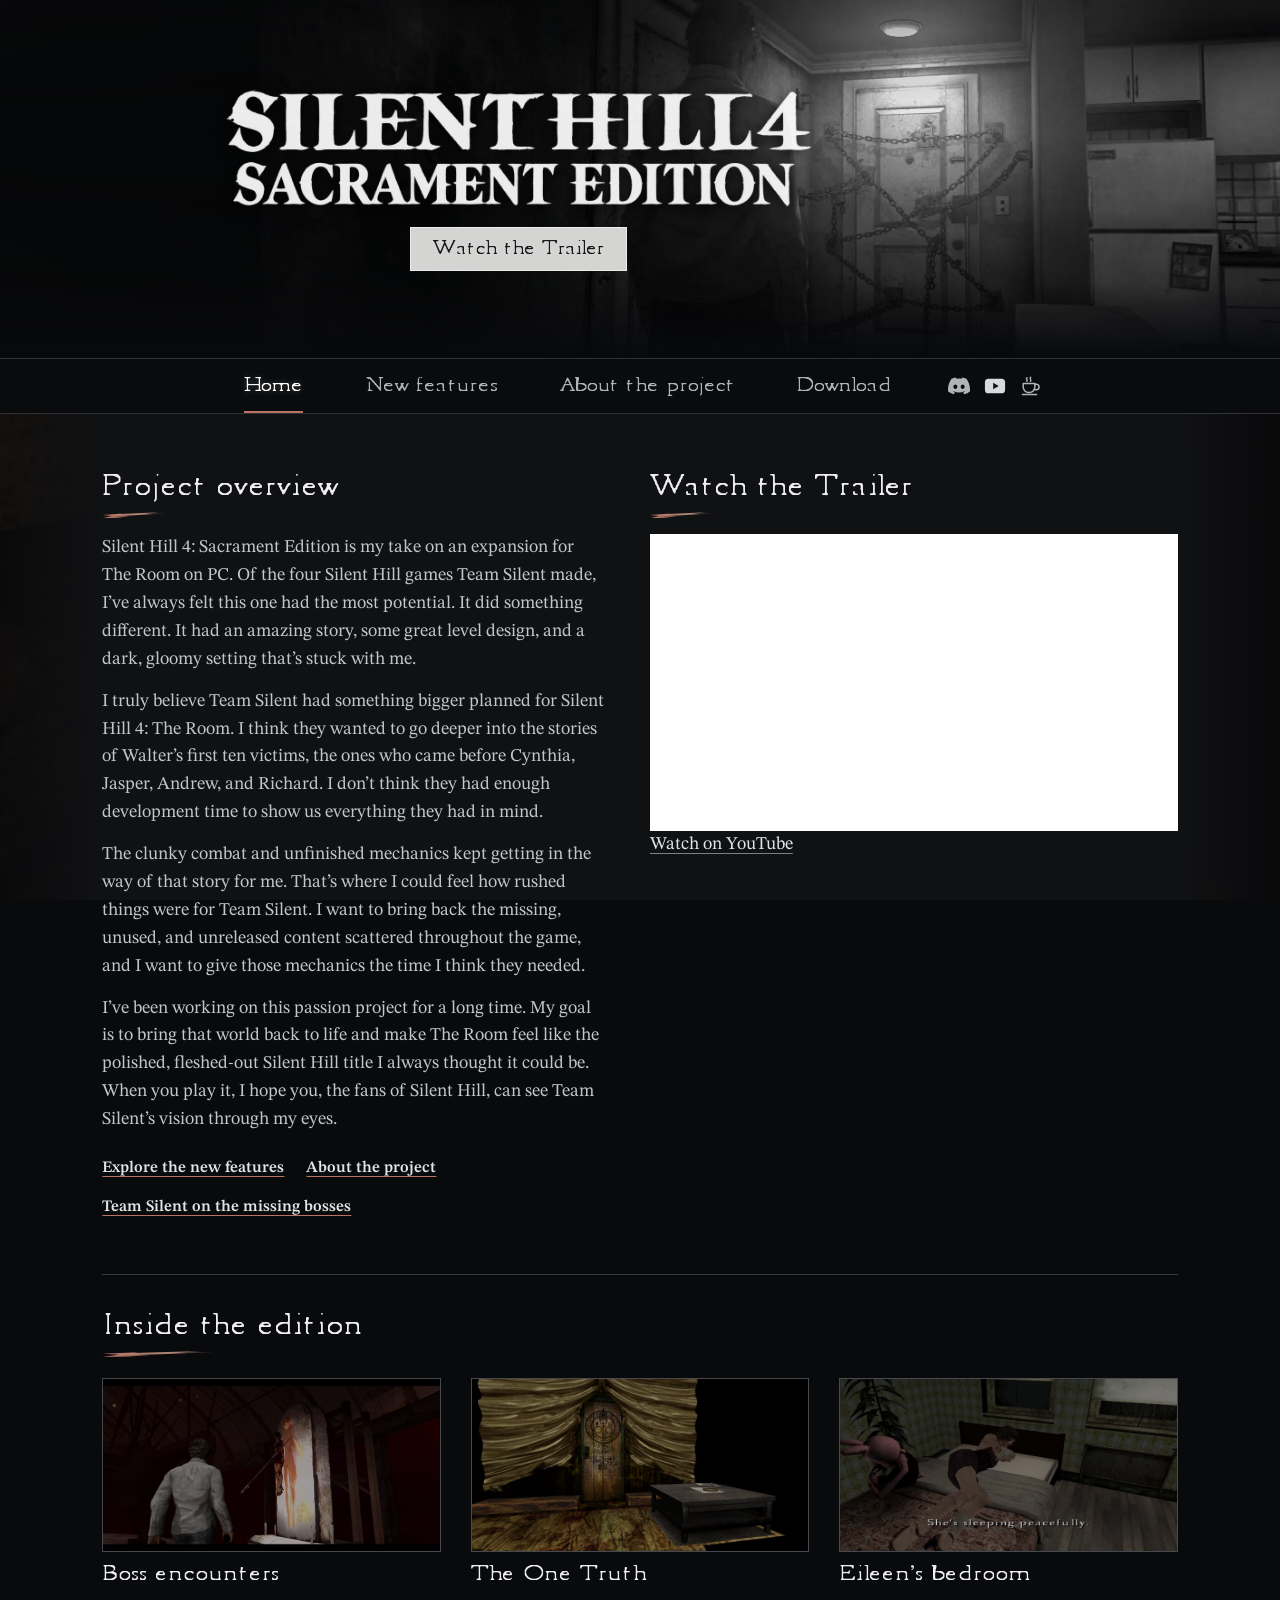
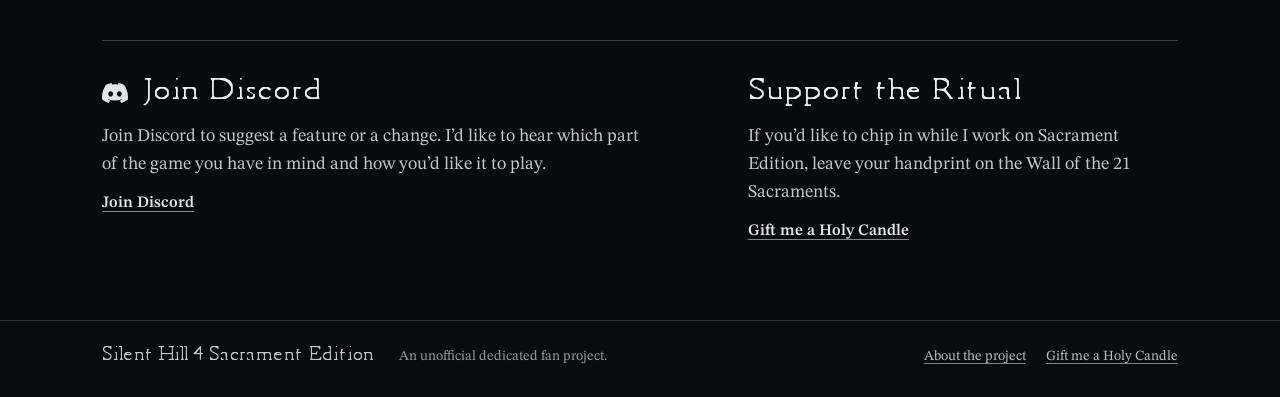
<file: index.html>
<!doctype html>
<html lang="en">
<head>
  <script async src="https://www.googletagmanager.com/gtag/js?id=G-GV2HJY738E"></script>
  <script>
    window.dataLayer = window.dataLayer || [];
    function gtag(){dataLayer.push(arguments);}
    gtag('js', new Date());
    gtag('config', 'G-GV2HJY738E');
  </script>
  <meta charset="utf-8">
  <meta name="viewport" content="width=device-width, initial-scale=1">
  <meta name="color-scheme" content="dark">
  <meta name="theme-color" content="#090a0c">
  <meta name="description" content="Sacrament Edition is a fan-made PC mod for Silent Hill 4: The Room. Watch the reveal trailer and explore new boss encounters, reworked ghosts, and expanded worlds.">
  <title>Silent Hill 4: The Room PC Mod | Sacrament Edition</title>
  <link rel="icon" href="assets/icon.png" type="image/png">
  <link rel="preload" href="assets/sh4-menu.woff2" as="font" type="font/woff2" crossorigin>
  <link rel="stylesheet" href="styles.css">
</head>
<body class="home">
  <a class="skip" href="#main">Skip to content</a>
  <header class="mast">
    <div class="banner"><div class="banner-photo" aria-hidden="true"><img src="assets/door-source.webp" alt="" width="1920" height="1080" fetchpriority="high"></div>
      <div class="banner-links">
        <h1 class="identity"><img class="title-logo" src="assets/title.webp" alt="Silent Hill 4 Sacrament Edition" width="1300" height="269"></h1>
        <a class="trailer-button" href="https://youtu.be/lB1ih4x9q1Q" target="_blank" rel="noopener">Watch the Trailer</a>
      </div>
    </div>
    <nav class="top-nav" aria-label="Main navigation"><div class="wrap menu">
        <a href="index.html" aria-current="page">Home</a>
        <a href="features.html">New features</a>
        <a href="about.html">About<span class="optional">&nbsp;the project</span></a>
        <a href="download.html">Download</a>
        <div class="social-links">
          <a class="discord-shortcut" href="https://discord.gg/ubzuQQMsM7" aria-label="Join Discord" title="Join Discord" target="_blank" rel="noopener"><img src="assets/discord.svg" alt="" width="22" height="22"></a>
          <a class="discord-shortcut" href="https://youtu.be/lB1ih4x9q1Q" aria-label="Watch on YouTube" title="Watch on YouTube" target="_blank" rel="noopener"><svg width="22" height="22" aria-hidden="true" xmlns="http://www.w3.org/2000/svg" viewBox="0 0 24 24"><rect x="1" y="4" width="22" height="16" rx="4" fill="#d9dade"/><path d="M10 8.5v7l6-3.5z" fill="#101113"/></svg></a>
          <a class="discord-shortcut" href="https://buymeacoffee.com/sh4se" aria-label="Gift me a Holy Candle" title="Gift me a Holy Candle" target="_blank" rel="noopener"><img src="assets/coffee.svg" alt="" width="22" height="22"></a>
        </div>
    </div></nav>
  </header>
<main class="content wrap" id="main" tabindex="-1">
  <section class="overview" aria-labelledby="overview-title">
    <div class="overview-copy">
      <h2 id="overview-title">Project overview</h2>
      <p>Silent Hill 4: Sacrament Edition is my take on an expansion for The Room on PC. Of the four Silent Hill games Team Silent made, I’ve always felt this one had the most potential. It did something different. It had an amazing story, some great level design, and a dark, gloomy setting that’s stuck with me.</p>
      <p>I truly believe Team Silent had something bigger planned for Silent Hill 4: The Room. I think they wanted to go deeper into the stories of Walter’s first ten victims, the ones who came before Cynthia, Jasper, Andrew, and Richard. I don’t think they had enough development time to show us everything they had in mind.</p>
      <p>The clunky combat and unfinished mechanics kept getting in the way of that story for me. That’s where I could feel how rushed things were for Team Silent. I want to bring back the missing, unused, and unreleased content scattered throughout the game, and I want to give those mechanics the time I think they needed.</p>
      <p>I’ve been working on this passion project for a long time. My goal is to bring that world back to life and make The Room feel like the polished, fleshed-out Silent Hill title I always thought it could be. When you play it, I hope you, the fans of Silent Hill, can see Team Silent’s vision through my eyes.</p>
      <div class="page-links"><a href="features.html">Explore the new features</a><a href="about.html">About the project</a><a href="https://www.silenthillmemories.net/sh4/post_mortem_en.htm#:~:text=ABSENCE%20OF%20MID-LEVEL%20BOSSES" target="_blank" rel="noopener">Team Silent on the missing bosses</a></div>
    </div>
    <section id="trailer" aria-labelledby="trailer-title">
      <h2 id="trailer-title">Watch the Trailer</h2>
      <iframe src="https://www.youtube-nocookie.com/embed/lB1ih4x9q1Q" title="Silent Hill 4: The Room – Sacrament Edition reveal trailer" style="display:block;width:100%;aspect-ratio:16/9;border:0" referrerpolicy="strict-origin-when-cross-origin" allow="encrypted-media; picture-in-picture; fullscreen" allowfullscreen></iframe>
      <p class="link-status"><a href="https://youtu.be/lB1ih4x9q1Q" target="_blank" rel="noopener">Watch on YouTube</a></p>
    </section>
  </section>
  <section class="home-index" aria-labelledby="inside-title"><h2 id="inside-title">Inside the edition</h2>
    <div class="thumbnails"><a href="features.html#bosses"><img src="assets/boss-encounters.webp" width="1024" height="472" loading="lazy" alt="Henry faces a suspended figure in the candlelit arena."><span>Boss encounters</span></a><a href="features.html#one-truth"><img src="assets/truth.webp" width="480" height="254" loading="lazy" alt="Heavy curtains surround the altar at the end of a hall."><span>The One Truth</span></a><a href="features.html#eileen"><img src="assets/eileen-bedroom.webp" width="480" height="254" loading="lazy" alt="Eileen rests in bed in Room 303."><span>Eileen’s bedroom</span></a></div>
  </section>
  <div class="community">
    <section id="discord" aria-labelledby="discord-heading" tabindex="-1">
      <h2 id="discord-heading"><img src="assets/discord.svg" alt="" width="26" height="26">Join Discord</h2>
      <p>Join Discord to suggest a feature or a change. I’d like to hear which part of the game you have in mind and how you’d like it to play.</p>
      <p class="link-status"><a href="https://discord.gg/ubzuQQMsM7" target="_blank" rel="noopener">Join Discord</a></p>
    </section>
    <section id="coffee" aria-labelledby="coffee-heading" tabindex="-1">
      <h2 id="coffee-heading">Support the Ritual</h2>
      <p>If you’d like to chip in while I work on Sacrament Edition, leave your handprint on the Wall of the 21 Sacraments.</p>
      <p class="link-status"><a href="https://buymeacoffee.com/sh4se" target="_blank" rel="noopener">Gift me a Holy Candle</a></p>
    </section>
  </div>
</main>
  <footer class="footer"><div class="wrap"><p>Silent Hill 4 Sacrament Edition</p><p>An unofficial dedicated fan project.</p><div class="footer-links"><a href="about.html">About the project</a><a href="https://buymeacoffee.com/sh4se" target="_blank" rel="noopener">Gift me a Holy Candle</a></div></div></footer>
<dialog class="photo-viewer" aria-label="Enlarged screenshot">
    <form method="dialog"><button autofocus aria-label="Close image preview">Close &times;</button></form>
    <img alt="">
  </dialog>
  <script src="photo-viewer.js"></script>
</body>
</html>
</file>
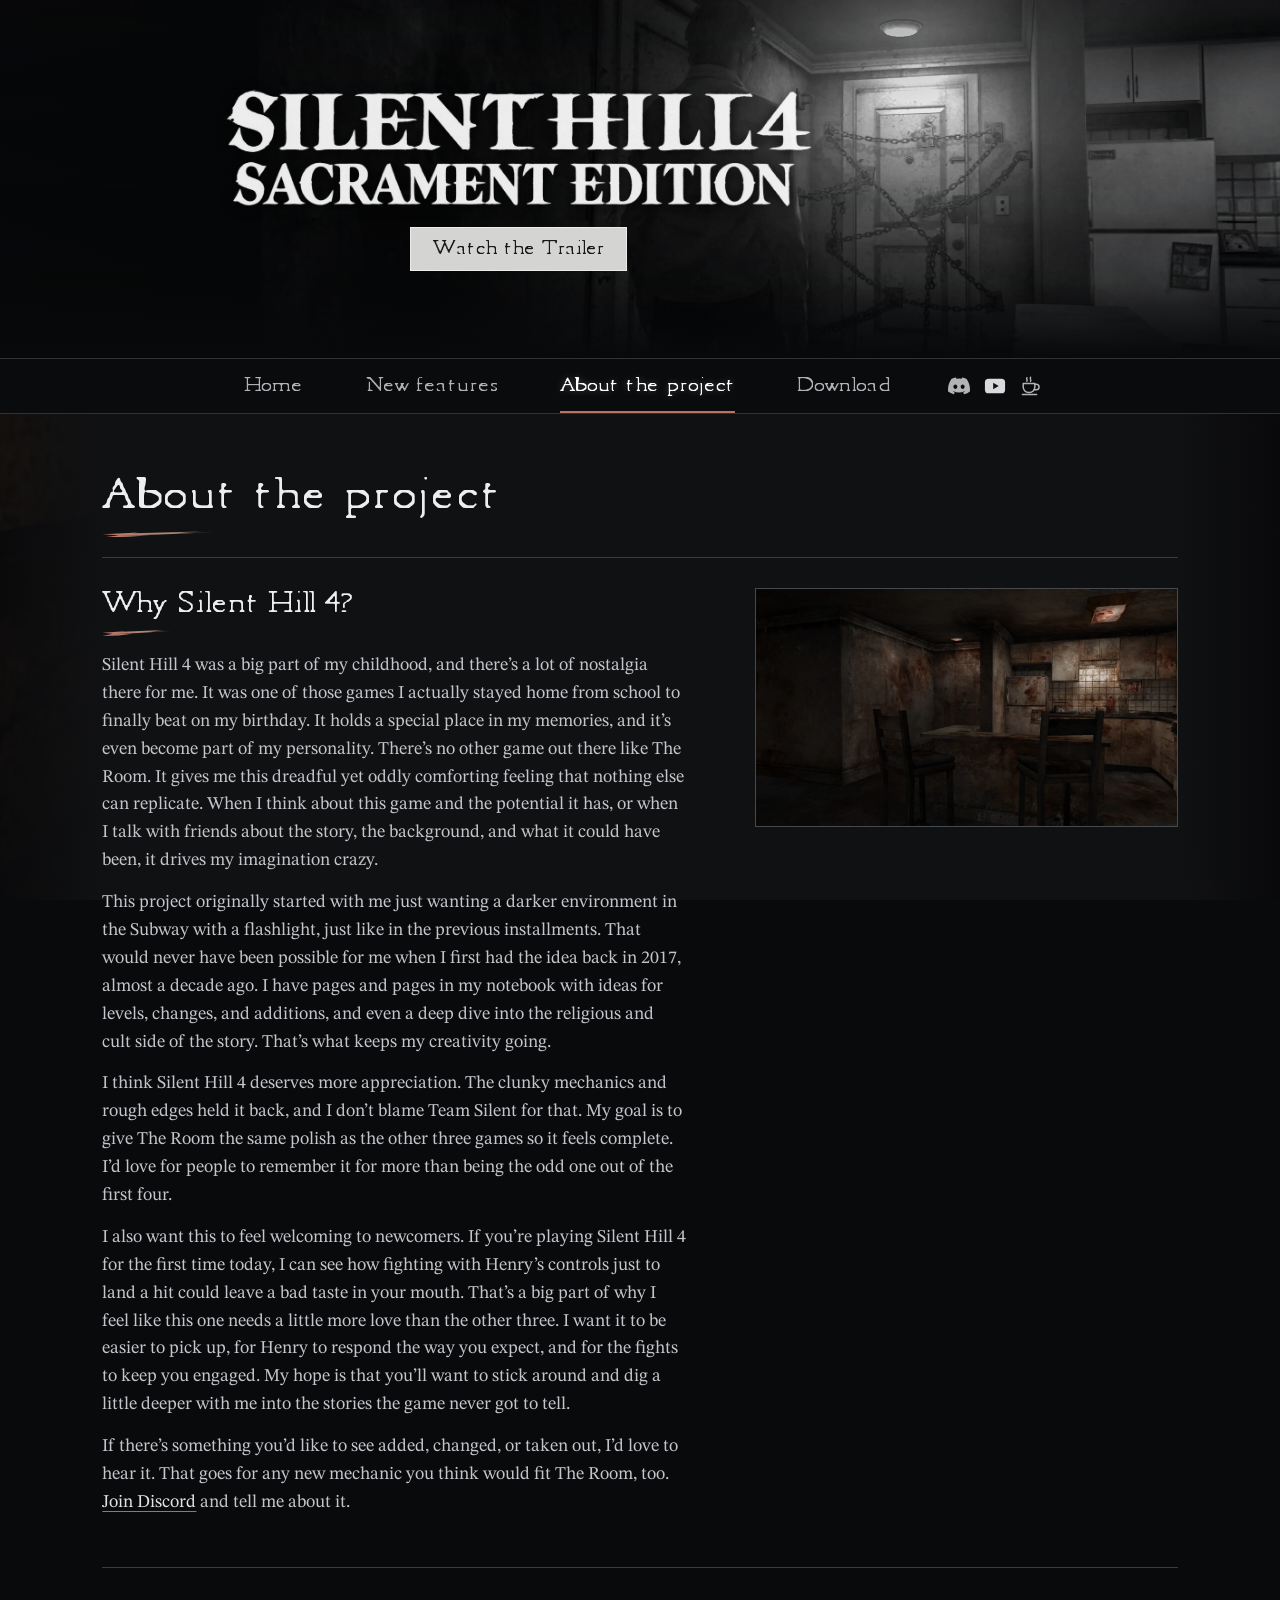
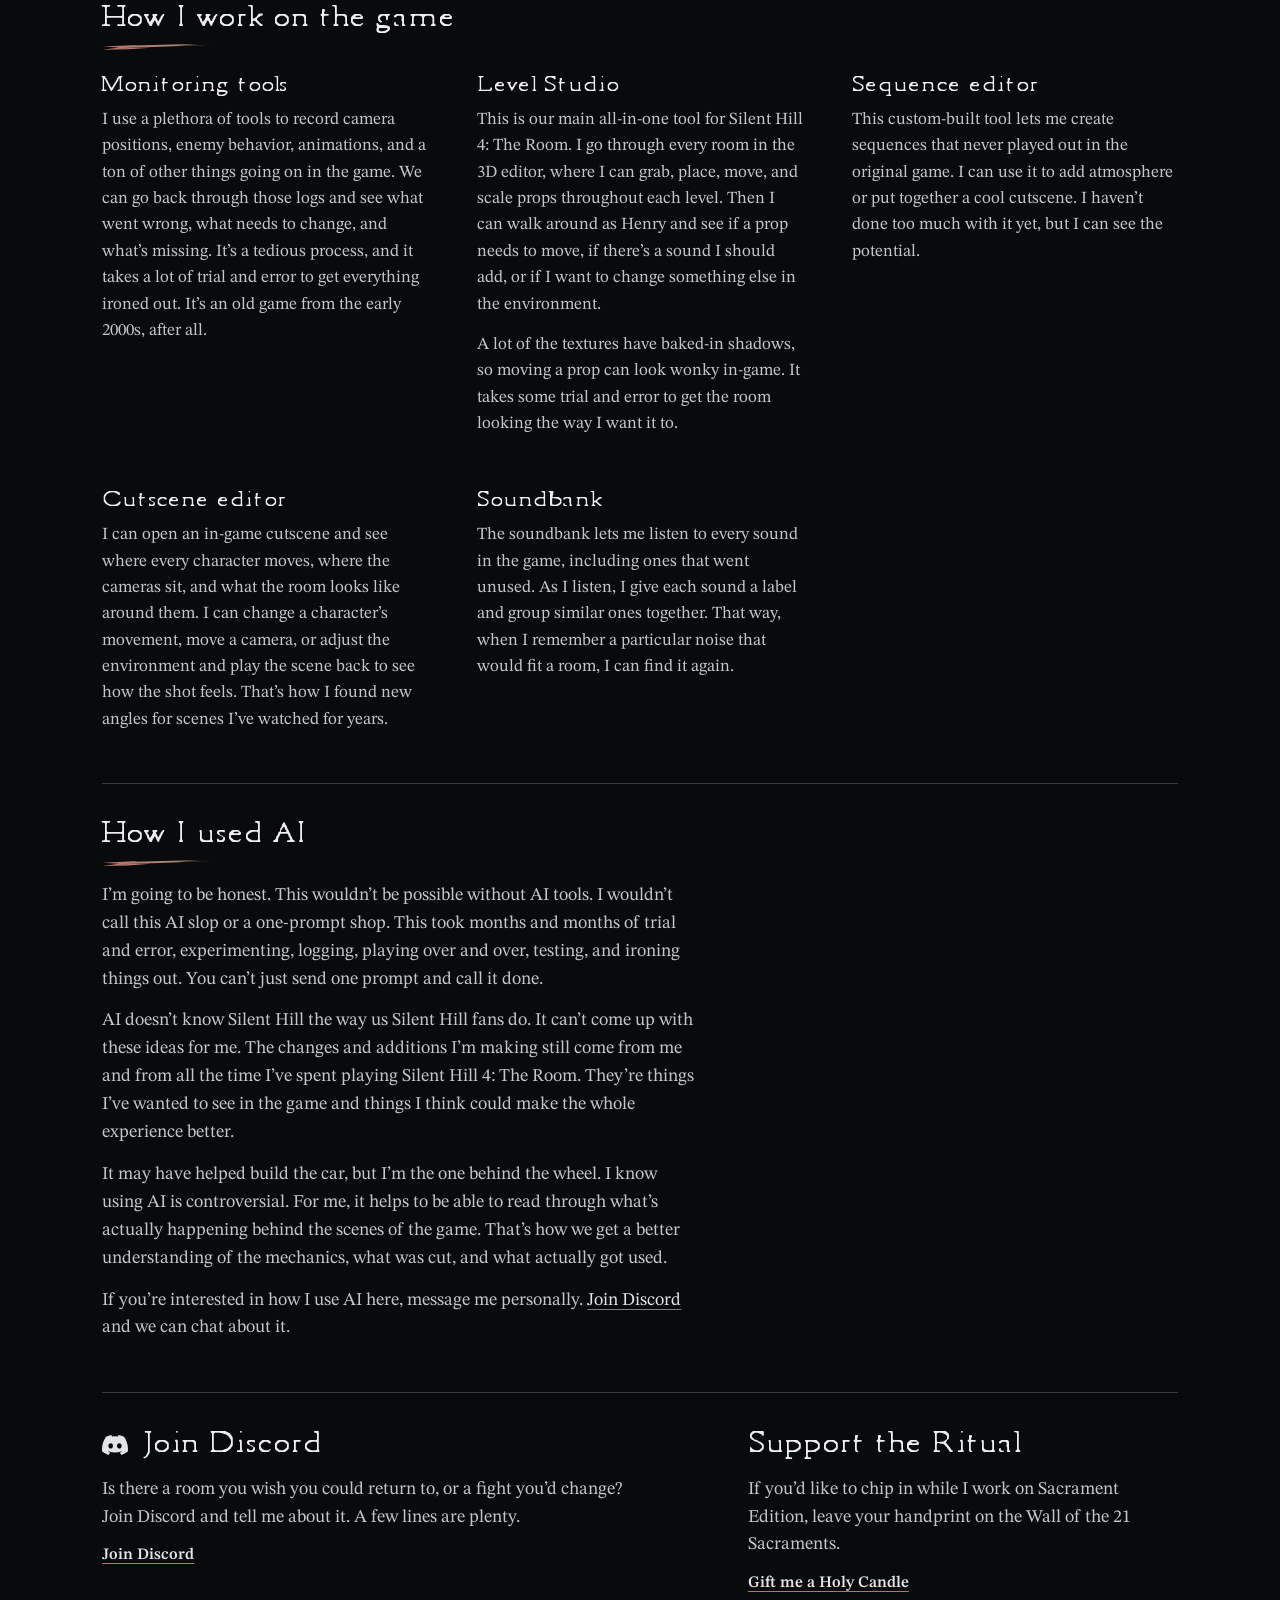
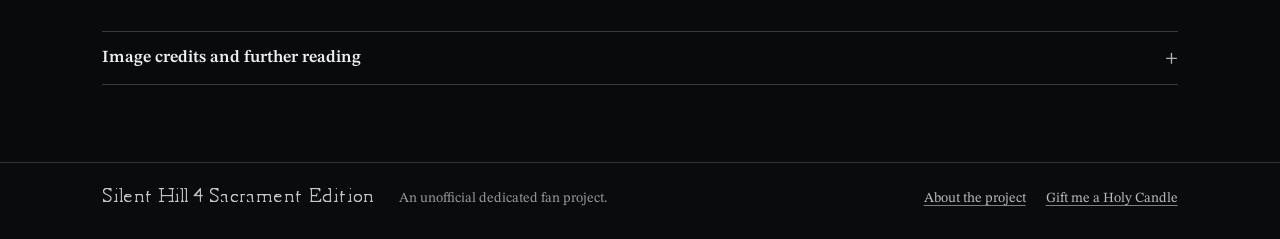
<file: about.html>
<!doctype html>
<html lang="en">
<head>
  <script async src="https://www.googletagmanager.com/gtag/js?id=G-GV2HJY738E"></script>
  <script>
    window.dataLayer = window.dataLayer || [];
    function gtag(){dataLayer.push(arguments);}
    gtag('js', new Date());
    gtag('config', 'G-GV2HJY738E');
  </script>
  <meta charset="utf-8">
  <meta name="viewport" content="width=device-width, initial-scale=1">
  <meta name="color-scheme" content="dark">
  <meta name="theme-color" content="#090a0c">
  <meta name="description" content="The creator’s notes on making Sacrament Edition, building Level Studio, and directing the project.">
  <title>About the project — Silent Hill 4 Sacrament Edition</title>
  <link rel="icon" href="assets/icon.png" type="image/png">
  <link rel="preload" href="assets/sh4-menu.woff2" as="font" type="font/woff2" crossorigin>
  <link rel="stylesheet" href="styles.css">
</head>
<body class="inner-page">
  <a class="skip" href="#main">Skip to content</a>
  <header class="mast">
    <div class="banner"><div class="banner-photo" aria-hidden="true"><img src="assets/door-source.webp" alt="" width="1920" height="1080" fetchpriority="high"></div>
      <div class="banner-links">
        <a class="identity" href="index.html" aria-label="Silent Hill 4 Sacrament Edition home"><img class="title-logo" src="assets/title.webp" alt="Silent Hill 4 Sacrament Edition" width="1300" height="269"></a>
        <a class="trailer-button" href="https://youtu.be/lB1ih4x9q1Q" target="_blank" rel="noopener">Watch the Trailer</a>
      </div>
    </div>
    <nav class="top-nav" aria-label="Main navigation"><div class="wrap menu">
        <a href="index.html">Home</a>
        <a href="features.html">New features</a>
        <a href="about.html" aria-current="page">About<span class="optional">&nbsp;the project</span></a>
        <a href="download.html">Download</a>
        <div class="social-links">
          <a class="discord-shortcut" href="https://discord.gg/ubzuQQMsM7" aria-label="Join Discord" title="Join Discord" target="_blank" rel="noopener"><img src="assets/discord.svg" alt="" width="22" height="22"></a>
          <a class="discord-shortcut" href="https://youtu.be/lB1ih4x9q1Q" aria-label="Watch on YouTube" title="Watch on YouTube" target="_blank" rel="noopener"><svg width="22" height="22" aria-hidden="true" xmlns="http://www.w3.org/2000/svg" viewBox="0 0 24 24"><rect x="1" y="4" width="22" height="16" rx="4" fill="#d9dade"/><path d="M10 8.5v7l6-3.5z" fill="#101113"/></svg></a>
          <a class="discord-shortcut" href="https://buymeacoffee.com/sh4se" aria-label="Gift me a Holy Candle" title="Gift me a Holy Candle" target="_blank" rel="noopener"><img src="assets/coffee.svg" alt="" width="22" height="22"></a>
        </div>
    </div></nav>
  </header>
<main class="content wrap" id="main" tabindex="-1">
  <header class="page-heading"><h1>About the project</h1></header>
  <section class="about-opening">
    <div><h2>Why Silent Hill 4?</h2>
      <p>Silent Hill 4 was a big part of my childhood, and there’s a lot of nostalgia there for me. It was one of those games I actually stayed home from school to finally beat on my birthday. It holds a special place in my memories, and it’s even become part of my personality. There’s no other game out there like The Room. It gives me this dreadful yet oddly comforting feeling that nothing else can replicate. When I think about this game and the potential it has, or when I talk with friends about the story, the background, and what it could have been, it drives my imagination crazy.</p>
      <p>This project originally started with me just wanting a darker environment in the Subway with a flashlight, just like in the previous installments. That would never have been possible for me when I first had the idea back in 2017, almost a decade ago. I have pages and pages in my notebook with ideas for levels, changes, and additions, and even a deep dive into the religious and cult side of the story. That’s what keeps my creativity going.</p>
      <p>I think Silent Hill 4 deserves more appreciation. The clunky mechanics and rough edges held it back, and I don’t blame Team Silent for that. My goal is to give The Room the same polish as the other three games so it feels complete. I’d love for people to remember it for more than being the odd one out of the first four.</p>
      <p>I also want this to feel welcoming to newcomers. If you’re playing Silent Hill 4 for the first time today, I can see how fighting with Henry’s controls just to land a hit could leave a bad taste in your mouth. That’s a big part of why I feel like this one needs a little more love than the other three. I want it to be easier to pick up, for Henry to respond the way you expect, and for the fights to keep you engaged. My hope is that you’ll want to stick around and dig a little deeper with me into the stories the game never got to tell.</p>
      <p>If there’s something you’d like to see added, changed, or taken out, I’d love to hear it. That goes for any new mechanic you think would fit The Room, too. <a href="https://discord.gg/ubzuQQMsM7" target="_blank" rel="noopener">Join Discord</a> and tell me about it.</p>
    </div>
    <figure><a class="enlarge" href="assets/interior.webp" title="Open larger image"><img src="assets/interior.webp" alt="A kitchen chair stands empty in Henry’s apartment." width="1280" height="720"></a></figure>
  </section>
  <section class="about-tools"><h2>How I work on the game</h2>
    <div class="tool-columns">
      <div><h3>Monitoring tools</h3>
        <p>I use a plethora of tools to record camera positions, enemy behavior, animations, and a ton of other things going on in the game. We can go back through those logs and see what went wrong, what needs to change, and what’s missing. It’s a tedious process, and it takes a lot of trial and error to get everything ironed out. It’s an old game from the early 2000s, after all.</p>
      </div>
      <div><h3>Level Studio</h3>
        <p>This is our main all-in-one tool for Silent Hill 4: The Room. I go through every room in the 3D editor, where I can grab, place, move, and scale props throughout each level. Then I can walk around as Henry and see if a prop needs to move, if there’s a sound I should add, or if I want to change something else in the environment.</p>
        <p>A lot of the textures have baked-in shadows, so moving a prop can look wonky in-game. It takes some trial and error to get the room looking the way I want it to.</p>
      </div>
      <div><h3>Sequence editor</h3>
        <p>This custom-built tool lets me create sequences that never played out in the original game. I can use it to add atmosphere or put together a cool cutscene. I haven’t done too much with it yet, but I can see the potential.</p>
      </div>
      <div><h3>Cutscene editor</h3>
        <p>I can open an in-game cutscene and see where every character moves, where the cameras sit, and what the room looks like around them. I can change a character’s movement, move a camera, or adjust the environment and play the scene back to see how the shot feels. That’s how I found new angles for scenes I’ve watched for years.</p>
      </div>
      <div><h3>Soundbank</h3>
        <p>The soundbank lets me listen to every sound in the game, including ones that went unused. As I listen, I give each sound a label and group similar ones together. That way, when I remember a particular noise that would fit a room, I can find it again.</p>
      </div>
    </div>
  </section>
  <section class="ai-note" id="how-i-used-ai"><h2>How I used AI</h2>
    <p>I’m going to be honest. This wouldn’t be possible without AI tools. I wouldn’t call this AI slop or a one-prompt shop. This took months and months of trial and error, experimenting, logging, playing over and over, testing, and ironing things out. You can’t just send one prompt and call it done.</p>
    <p>AI doesn’t know Silent Hill the way us Silent Hill fans do. It can’t come up with these ideas for me. The changes and additions I’m making still come from me and from all the time I’ve spent playing Silent Hill 4: The Room. They’re things I’ve wanted to see in the game and things I think could make the whole experience better.</p>
    <p>It may have helped build the car, but I’m the one behind the wheel. I know using AI is controversial. For me, it helps to be able to read through what’s actually happening behind the scenes of the game. That’s how we get a better understanding of the mechanics, what was cut, and what actually got used.</p>
    <p>If you’re interested in how I use AI here, message me personally. <a href="https://discord.gg/ubzuQQMsM7" target="_blank" rel="noopener">Join Discord</a> and we can chat about it.</p>
  </section>
  <div class="community">
    <section id="discord" aria-labelledby="discord-heading" tabindex="-1">
      <h2 id="discord-heading"><img src="assets/discord.svg" alt="" width="26" height="26">Join Discord</h2>
      <p>Is there a room you wish you could return to, or a fight you’d change? Join Discord and tell me about it. A few lines are plenty.</p>
      <p class="link-status"><a href="https://discord.gg/ubzuQQMsM7" target="_blank" rel="noopener">Join Discord</a></p>
    </section>
    <section id="coffee" aria-labelledby="coffee-heading" tabindex="-1">
      <h2 id="coffee-heading">Support the Ritual</h2>
      <p>If you’d like to chip in while I work on Sacrament Edition, leave your handprint on the Wall of the 21 Sacraments.</p>
      <p class="link-status"><a href="https://buymeacoffee.com/sh4se" target="_blank" rel="noopener">Gift me a Holy Candle</a></p>
    </section>
  </div>
  <details class="credits"><summary>Image credits and further reading</summary><p>The photograph of Henry at the chained door and the keys used in the browser icon come from the <a href="https://www.silenthillmemories.net/sh4/walkthrough_01_room_302_en.htm" target="_blank" rel="noopener">Silent Hill Memories Room 302 archive</a> and its <a href="https://www.silenthillmemories.net/sh4/items_en.htm" target="_blank" rel="noopener">item collection</a>. The project supplied the title logo, menu lettering, gameplay captures, and development renders.</p><p>Akihiro Imamura and Akira Yamaoka discuss the missing mid-level bosses, the ghosts, melee combat and an early HUD layout in <a href="https://www.silenthillmemories.net/sh4/post_mortem_en.htm" target="_blank" rel="noopener">their March 2005 postmortem for Game Developer</a>.</p></details>
</main>
  <footer class="footer"><div class="wrap"><p>Silent Hill 4 Sacrament Edition</p><p>An unofficial dedicated fan project.</p><div class="footer-links"><a href="about.html">About the project</a><a href="https://buymeacoffee.com/sh4se" target="_blank" rel="noopener">Gift me a Holy Candle</a></div></div></footer>
<dialog class="photo-viewer" aria-label="Enlarged screenshot">
    <form method="dialog"><button autofocus aria-label="Close image preview">Close &times;</button></form>
    <img alt="">
  </dialog>
  <script src="photo-viewer.js"></script>
</body>
</html>
</file>
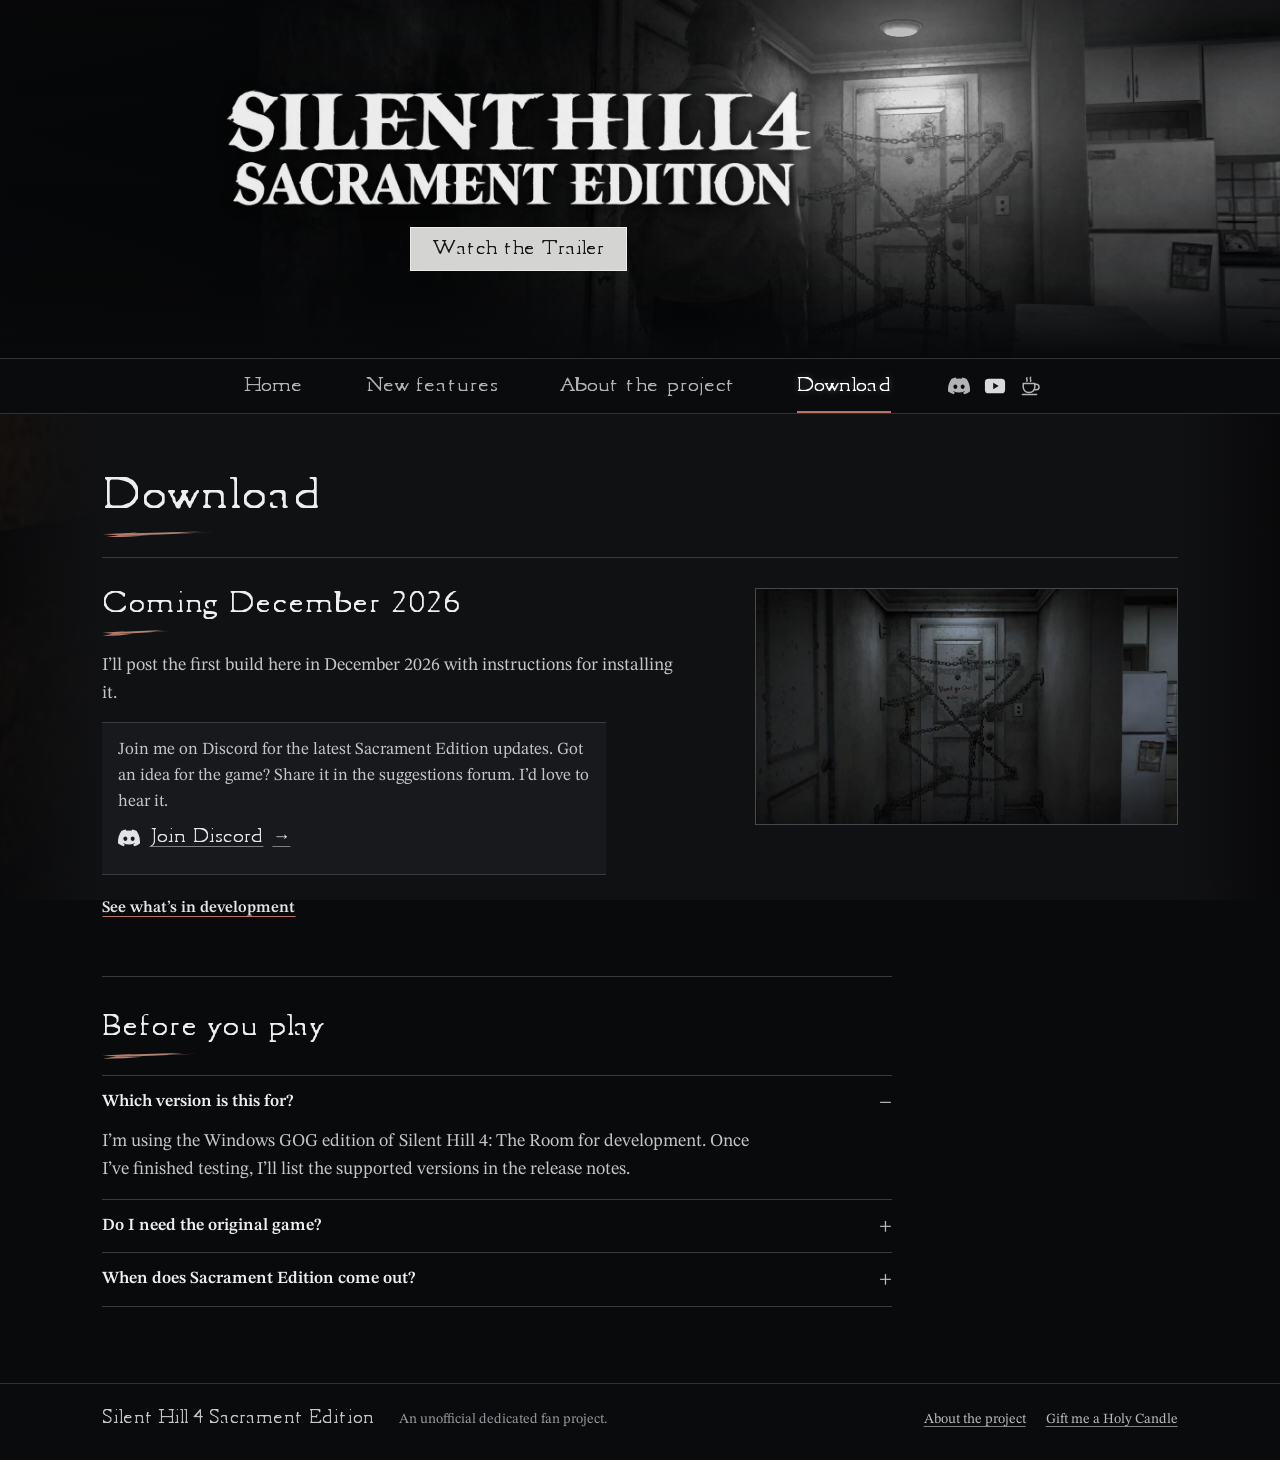
<file: download.html>
<!doctype html>
<html lang="en">
<head>
  <script async src="https://www.googletagmanager.com/gtag/js?id=G-GV2HJY738E"></script>
  <script>
    window.dataLayer = window.dataLayer || [];
    function gtag(){dataLayer.push(arguments);}
    gtag('js', new Date());
    gtag('config', 'G-GV2HJY738E');
  </script>
  <meta charset="utf-8">
  <meta name="viewport" content="width=device-width, initial-scale=1">
  <meta name="color-scheme" content="dark">
  <meta name="theme-color" content="#090a0c">
  <meta name="description" content="Silent Hill 4: Sacrament Edition releases in December 2026. Find the PC download and installation instructions here on release day.">
  <title>Download — Silent Hill 4 Sacrament Edition</title>
  <link rel="icon" href="assets/icon.png" type="image/png">
  <link rel="preload" href="assets/sh4-menu.woff2" as="font" type="font/woff2" crossorigin>
  <link rel="stylesheet" href="styles.css">
</head>
<body class="inner-page">
  <a class="skip" href="#main">Skip to content</a>
  <header class="mast">
    <div class="banner"><div class="banner-photo" aria-hidden="true"><img src="assets/door-source.webp" alt="" width="1920" height="1080" fetchpriority="high"></div>
      <div class="banner-links">
        <a class="identity" href="index.html" aria-label="Silent Hill 4 Sacrament Edition home"><img class="title-logo" src="assets/title.webp" alt="Silent Hill 4 Sacrament Edition" width="1300" height="269"></a>
        <a class="trailer-button" href="https://youtu.be/lB1ih4x9q1Q" target="_blank" rel="noopener">Watch the Trailer</a>
      </div>
    </div>
    <nav class="top-nav" aria-label="Main navigation"><div class="wrap menu">
        <a href="index.html">Home</a>
        <a href="features.html">New features</a>
        <a href="about.html">About<span class="optional">&nbsp;the project</span></a>
        <a href="download.html" aria-current="page">Download</a>
        <div class="social-links">
          <a class="discord-shortcut" href="https://discord.gg/ubzuQQMsM7" aria-label="Join Discord" title="Join Discord" target="_blank" rel="noopener"><img src="assets/discord.svg" alt="" width="22" height="22"></a>
          <a class="discord-shortcut" href="https://youtu.be/lB1ih4x9q1Q" aria-label="Watch on YouTube" title="Watch on YouTube" target="_blank" rel="noopener"><svg width="22" height="22" aria-hidden="true" xmlns="http://www.w3.org/2000/svg" viewBox="0 0 24 24"><rect x="1" y="4" width="22" height="16" rx="4" fill="#d9dade"/><path d="M10 8.5v7l6-3.5z" fill="#101113"/></svg></a>
          <a class="discord-shortcut" href="https://buymeacoffee.com/sh4se" aria-label="Gift me a Holy Candle" title="Gift me a Holy Candle" target="_blank" rel="noopener"><img src="assets/coffee.svg" alt="" width="22" height="22"></a>
        </div>
    </div></nav>
  </header>
<main class="content wrap" id="main" tabindex="-1">
  <header class="page-heading"><h1>Download</h1></header>
  <section class="release"><div><h2>Coming December 2026</h2><p>I’ll post the first build here in <time datetime="2026-12">December 2026</time> with instructions for installing it.</p>
      <div class="discord-callout">
        <p>Join me on Discord for the latest Sacrament Edition updates. Got an idea for the game? Share it in the suggestions forum. I’d love to hear it.</p>
        <a href="https://discord.gg/ubzuQQMsM7" target="_blank" rel="noopener"><img src="assets/discord.svg" alt="" width="22" height="22">Join Discord<span aria-hidden="true">→</span></a>
      </div>
      <div class="page-links"><a href="features.html">See what’s in development</a></div></div>
    <figure><a class="enlarge" href="assets/door-local.webp" title="Open larger image"><img src="assets/door-local.webp" alt="The chained front door of Room 302." width="632" height="352"></a></figure>
  </section>
  <section class="faq"><h2>Before you play</h2>
    <details open><summary>Which version is this for?</summary><p>I’m using the Windows GOG edition of Silent Hill 4: The Room for development. Once I’ve finished testing, I’ll list the supported versions in the release notes.</p></details>
    <details><summary>Do I need the original game?</summary><p>Yes. You’ll need a copy of Silent Hill 4 for PC. You can find the game on <a href="https://www.gog.com/en/game/silent_hill_4_the_room" target="_blank" rel="noopener">GOG</a>.</p></details>
    <details><summary>When does Sacrament Edition come out?</summary><p>Sometime in <time datetime="2026-12">December 2026</time>.</p></details>
  </section>
</main>
  <footer class="footer"><div class="wrap"><p>Silent Hill 4 Sacrament Edition</p><p>An unofficial dedicated fan project.</p><div class="footer-links"><a href="about.html">About the project</a><a href="https://buymeacoffee.com/sh4se" target="_blank" rel="noopener">Gift me a Holy Candle</a></div></div></footer>
<dialog class="photo-viewer" aria-label="Enlarged screenshot">
    <form method="dialog"><button autofocus aria-label="Close image preview">Close &times;</button></form>
    <img alt="">
  </dialog>
  <script src="photo-viewer.js"></script>
</body>
</html>
</file>
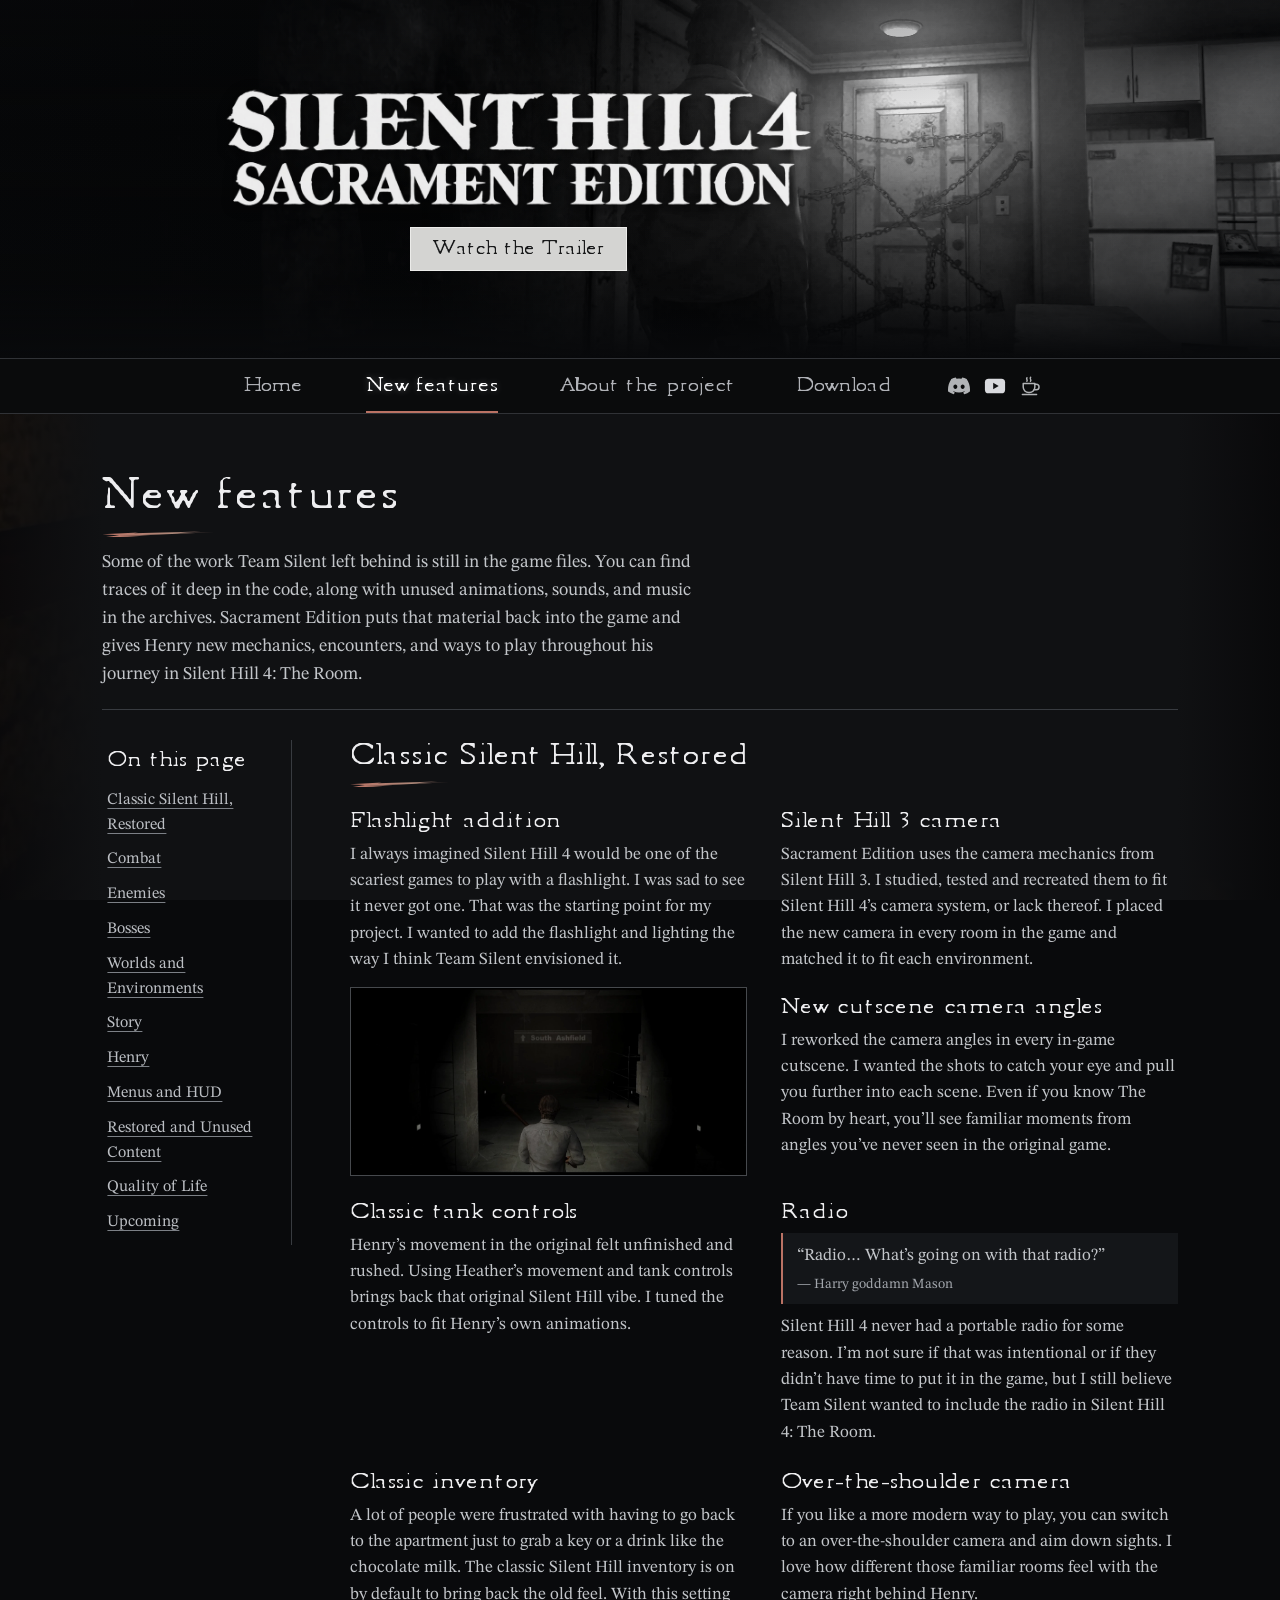
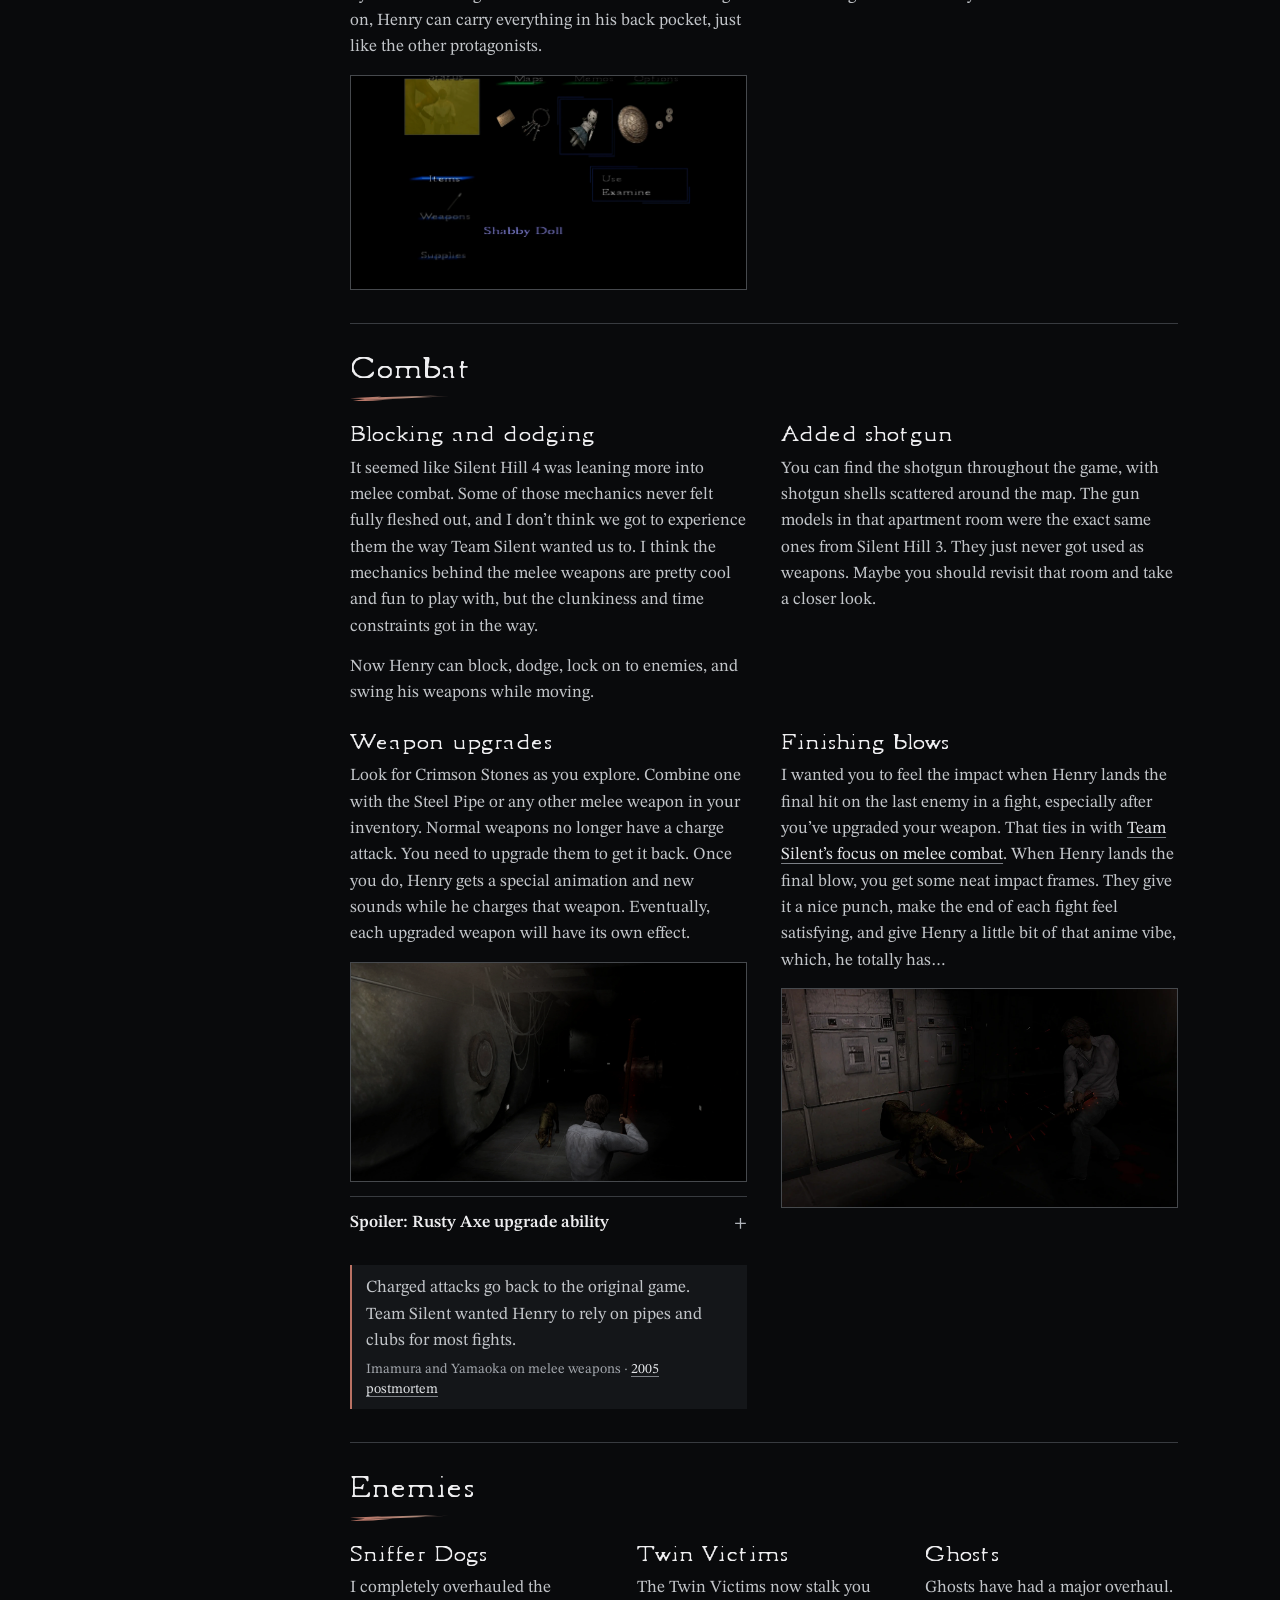
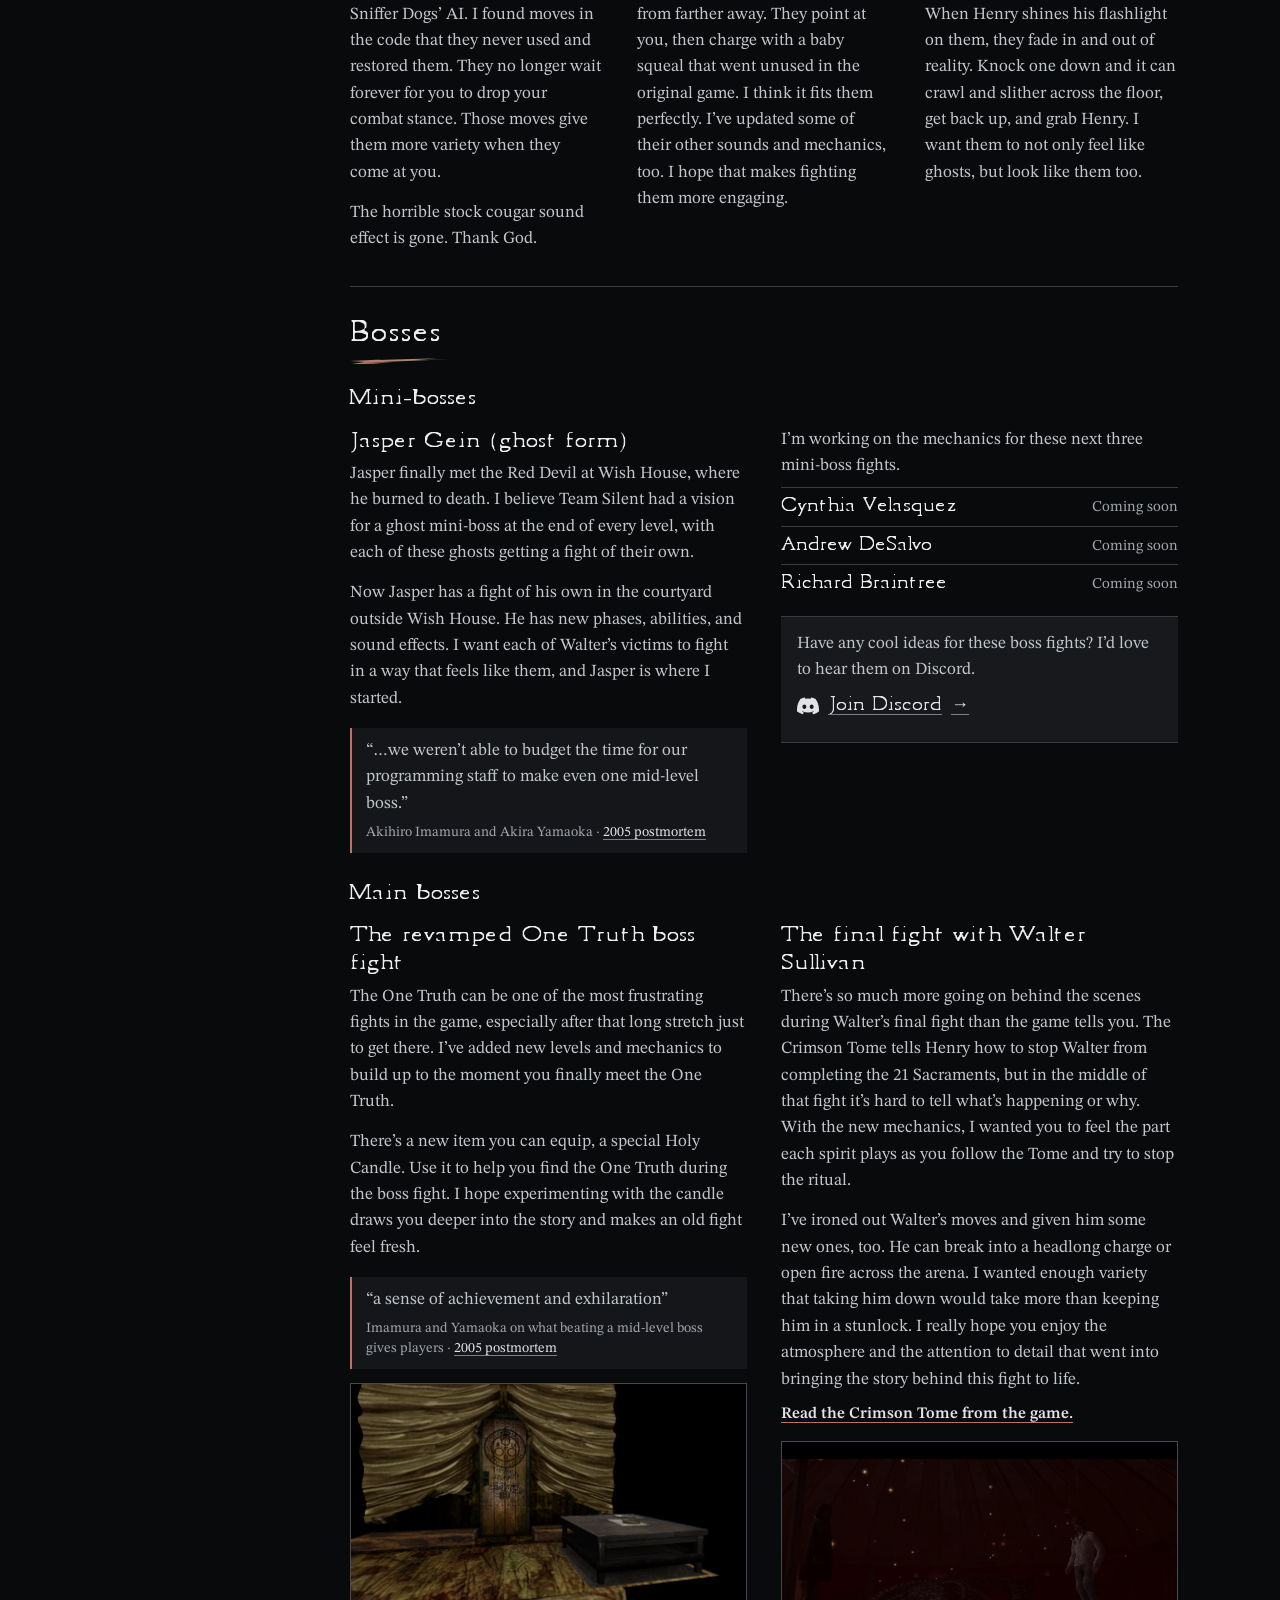
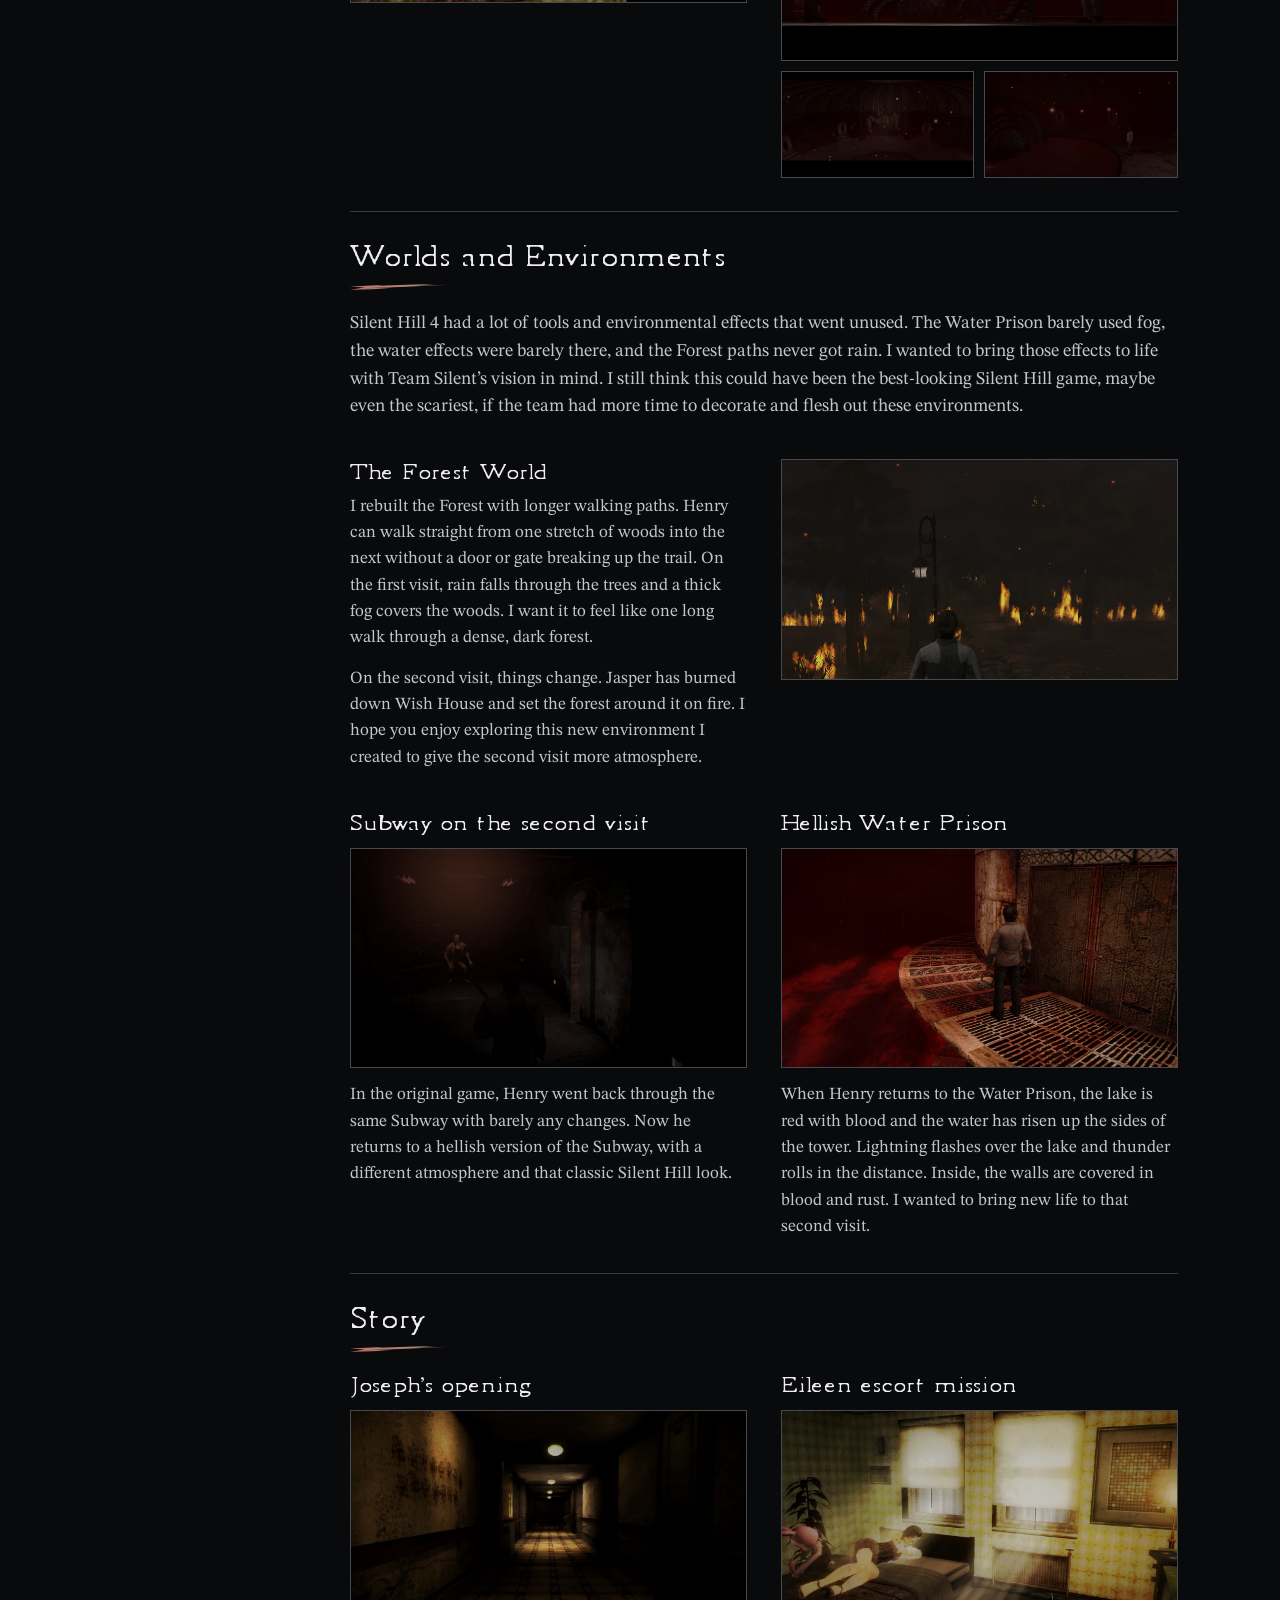
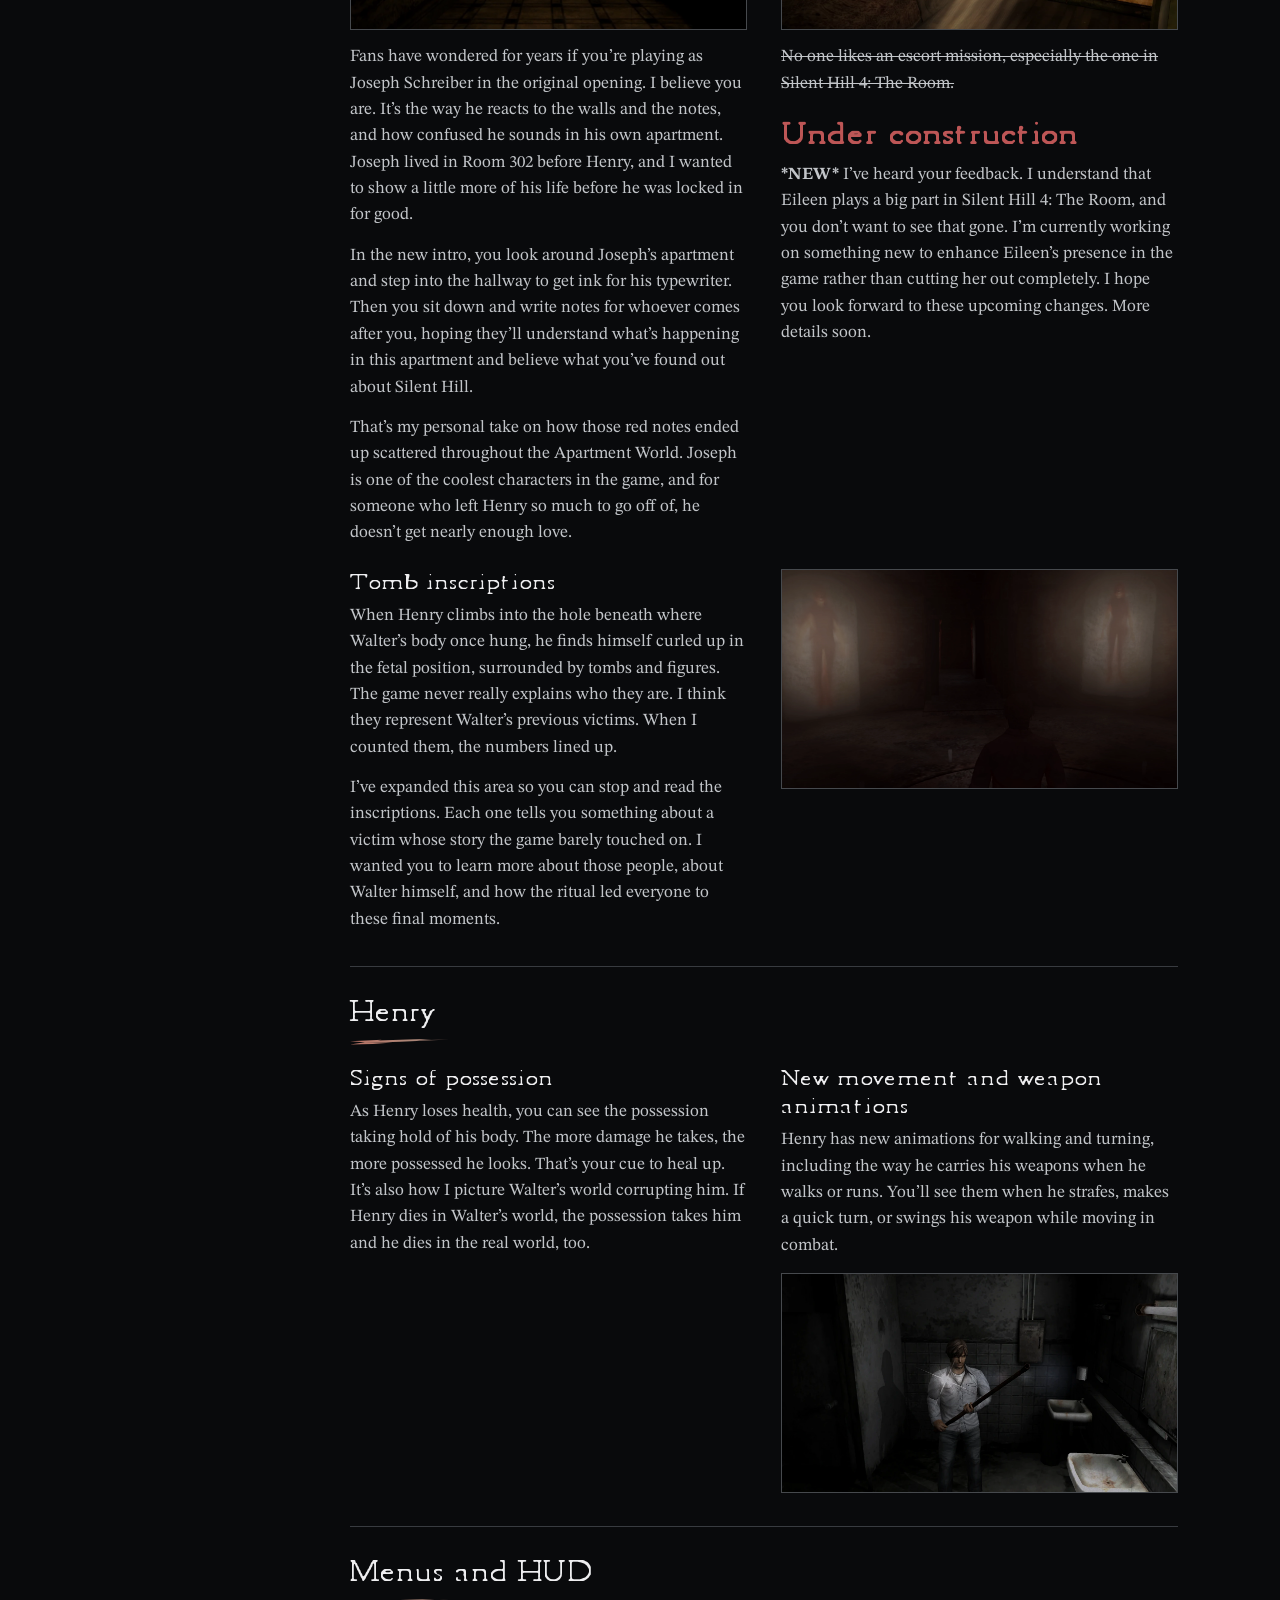
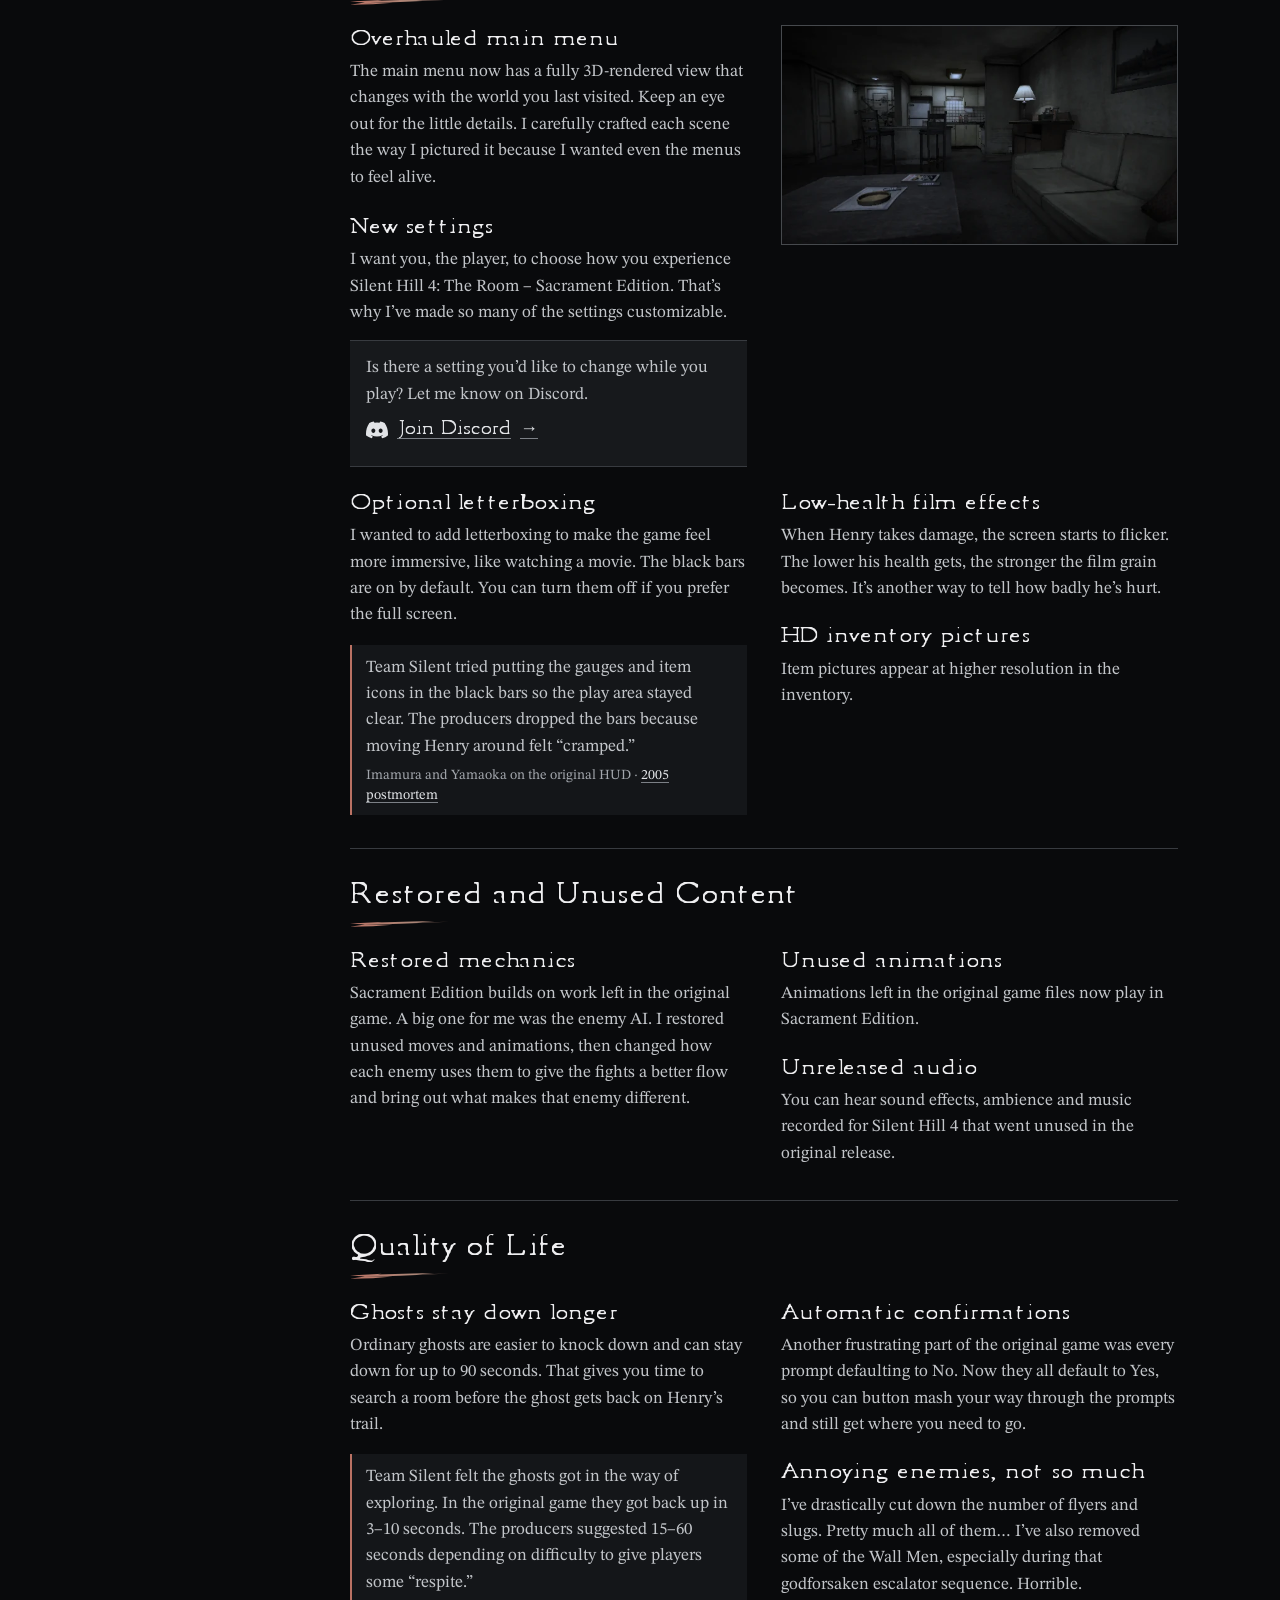
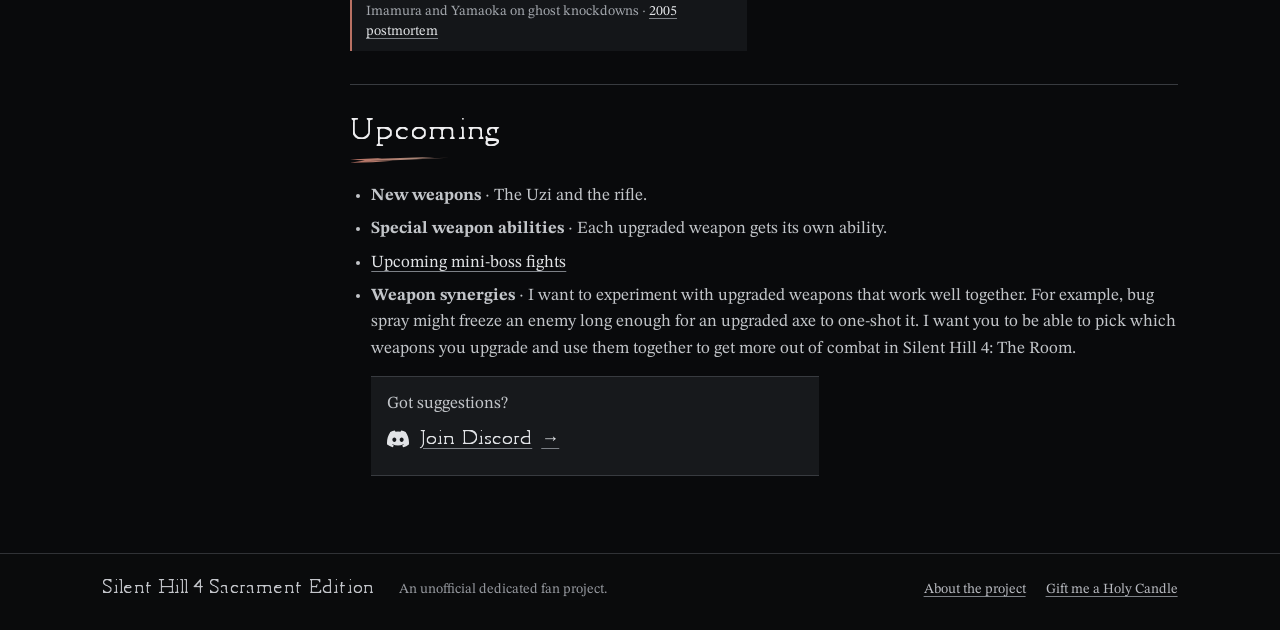
<file: features.html>
<!doctype html>
<html lang="en">
<head>
  <script async src="https://www.googletagmanager.com/gtag/js?id=G-GV2HJY738E"></script>
  <script>
    window.dataLayer = window.dataLayer || [];
    function gtag(){dataLayer.push(arguments);}
    gtag('js', new Date());
    gtag('config', 'G-GV2HJY738E');
  </script>
  <meta charset="utf-8">
  <meta name="viewport" content="width=device-width, initial-scale=1">
  <meta name="color-scheme" content="dark">
  <meta name="theme-color" content="#090a0c">
  <meta name="description" content="Explore Sacrament Edition’s classic controls and camera, reworked combat, bosses, worlds, story, restored content, and upcoming additions.">
  <title>New features — Silent Hill 4 Sacrament Edition</title>
  <link rel="icon" href="assets/icon.png" type="image/png">
  <link rel="preload" href="assets/sh4-menu.woff2" as="font" type="font/woff2" crossorigin>
  <link rel="stylesheet" href="styles.css">
</head>
<body class="inner-page">
  <a class="skip" href="#main">Skip to content</a>
  <header class="mast">
    <div class="banner"><div class="banner-photo" aria-hidden="true"><img src="assets/door-source.webp" alt="" width="1920" height="1080" fetchpriority="high"></div>
      <div class="banner-links">
        <a class="identity" href="index.html" aria-label="Silent Hill 4 Sacrament Edition home"><img class="title-logo" src="assets/title.webp" alt="Silent Hill 4 Sacrament Edition" width="1300" height="269"></a>
        <a class="trailer-button" href="https://youtu.be/lB1ih4x9q1Q" target="_blank" rel="noopener">Watch the Trailer</a>
      </div>
    </div>
    <nav class="top-nav" aria-label="Main navigation"><div class="wrap menu">
        <a href="index.html">Home</a>
        <a href="features.html" aria-current="page">New features</a>
        <a href="about.html">About<span class="optional">&nbsp;the project</span></a>
        <a href="download.html">Download</a>
        <div class="social-links">
          <a class="discord-shortcut" href="https://discord.gg/ubzuQQMsM7" aria-label="Join Discord" title="Join Discord" target="_blank" rel="noopener"><img src="assets/discord.svg" alt="" width="22" height="22"></a>
          <a class="discord-shortcut" href="https://youtu.be/lB1ih4x9q1Q" aria-label="Watch on YouTube" title="Watch on YouTube" target="_blank" rel="noopener"><svg width="22" height="22" aria-hidden="true" xmlns="http://www.w3.org/2000/svg" viewBox="0 0 24 24"><rect x="1" y="4" width="22" height="16" rx="4" fill="#d9dade"/><path d="M10 8.5v7l6-3.5z" fill="#101113"/></svg></a>
          <a class="discord-shortcut" href="https://buymeacoffee.com/sh4se" aria-label="Gift me a Holy Candle" title="Gift me a Holy Candle" target="_blank" rel="noopener"><img src="assets/coffee.svg" alt="" width="22" height="22"></a>
        </div>
    </div></nav>
  </header>
<main class="content wrap" id="main" tabindex="-1">
  <header class="page-heading">
    <h1>New features</h1>
    <p>Some of the work Team Silent left behind is still in the game files. You can find traces of it deep in the code, along with unused animations, sounds, and music in the archives. Sacrament Edition puts that material back into the game and gives Henry new mechanics, encounters, and ways to play throughout his journey in Silent Hill 4: The Room.</p>
  </header>
  <div class="archive-layout">
    <aside>
      <nav class="chapter-nav" aria-label="Feature sections">
        <p class="menu-heading">On this page</p>
        <a href="#classic">Classic Silent Hill, Restored</a>
        <a href="#combat">Combat</a>
        <a href="#enemies">Enemies</a>
        <a href="#bosses">Bosses</a>
        <a href="#worlds">Worlds and Environments</a>
        <a href="#story">Story</a>
        <a href="#henry">Henry</a>
        <a href="#menus-and-hud">Menus and HUD</a>
        <a href="#restored-content">Restored and Unused Content</a>
        <a href="#quality-of-life">Quality of Life</a>
        <a href="#upcoming">Upcoming</a>
      </nav>
    </aside>
    <div class="chapters">
      <section class="feature-chapter" id="classic" aria-labelledby="classic-heading">
        <h2 id="classic-heading">Classic Silent Hill, Restored</h2>
        <div class="feature-lead">
          <div class="feature-item" id="flashlight">
            <h3>Flashlight addition</h3>
            <p>I always imagined Silent Hill 4 would be one of the scariest games to play with a flashlight. I was sad to see it never got one. That was the starting point for my project. I wanted to add the flashlight and lighting the way I think Team Silent envisioned it.</p>
            <figure class="shot">
              <a class="enlarge" href="assets/flashlight-subway.webp" title="Open larger image"><img src="assets/flashlight-subway.webp" alt="Henry lights the passage beneath the South Ashfield sign with his flashlight." decoding="async" width="2282" height="1080"></a>
            </figure>
          </div>
          <div class="lead-copy">
            <div class="feature-item">
              <h3>Silent Hill 3 camera</h3>
              <p>Sacrament Edition uses the camera mechanics from Silent Hill 3. I studied, tested and recreated them to fit Silent Hill 4’s camera system, or lack thereof. I placed the new camera in every room in the game and matched it to fit each environment.</p>
            </div>
            <section id="cutscene-cameras" aria-labelledby="cutscene-cameras-heading" class="feature-item">
              <h3 id="cutscene-cameras-heading">New cutscene camera angles</h3>
              <p>I reworked the camera angles in every in-game cutscene. I wanted the shots to catch your eye and pull you further into each scene. Even if you know The Room by heart, you’ll see familiar moments from angles you’ve never seen in the original game.</p>
            </section>
          </div>
        </div>
        <div class="feature-entries">
          <div class="feature-item">
            <h3>Classic tank controls</h3>
            <p>Henry’s movement in the original felt unfinished and rushed. Using Heather’s movement and tank controls brings back that original Silent Hill vibe. I tuned the controls to fit Henry’s own animations.</p>
          </div>
          <div class="feature-item">
            <h3>Radio</h3>
            <figure class="feature-quote">
              <blockquote><p>“Radio… What’s going on with that radio?”</p></blockquote>
              <figcaption>— Harry goddamn Mason</figcaption>
            </figure>
            <p>Silent Hill 4 never had a portable radio for some reason. I’m not sure if that was intentional or if they didn’t have time to put it in the game, but I still believe Team Silent wanted to include the radio in Silent Hill 4: The Room.</p>
          </div>
          <div class="feature-item">
            <h3>Classic inventory</h3>
            <p>A lot of people were frustrated with having to go back to the apartment just to grab a key or a drink like the chocolate milk. The classic Silent Hill inventory is on by default to bring back the old feel. With this setting on, Henry can carry everything in his back pocket, just like the other protagonists.</p>
            <figure class="shot"><a class="enlarge" href="assets/inventory.webp" title="Open larger image"><img src="assets/inventory.webp" alt="The Shabby Doll selected in the classic inventory." loading="lazy" decoding="async" width="1600" height="865"></a></figure>
          </div>
          <div class="feature-item">
            <h3>Over-the-shoulder camera</h3>
            <p>If you like a more modern way to play, you can switch to an over-the-shoulder camera and aim down sights. I love how different those familiar rooms feel with the camera right behind Henry.</p>
          </div>
        </div>
      </section>

      <section class="feature-chapter" id="combat" aria-labelledby="combat-heading">
        <h2 id="combat-heading">Combat</h2>
        <div class="feature-entries">
          <div class="feature-item">
            <h3>Blocking and dodging</h3>
            <p>It seemed like Silent Hill 4 was leaning more into melee combat. Some of those mechanics never felt fully fleshed out, and I don’t think we got to experience them the way Team Silent wanted us to. I think the mechanics behind the melee weapons are pretty cool and fun to play with, but the clunkiness and time constraints got in the way.</p>
            <p>Now Henry can block, dodge, lock on to enemies, and swing his weapons while moving.</p>
          </div>
          <div class="feature-item" id="weapon-upgrades">
            <h3>Weapon upgrades</h3>
            <p>Look for Crimson Stones as you explore. Combine one with the Steel Pipe or any other melee weapon in your inventory. Normal weapons no longer have a charge attack. You need to upgrade them to get it back. Once you do, Henry gets a special animation and new sounds while he charges that weapon. Eventually, each upgraded weapon will have its own effect.</p>
            <figure class="shot">
              <a class="enlarge" href="assets/charged-steel-pipe.webp" title="Open larger image"><img src="assets/charged-steel-pipe.webp" width="2560" height="1384" loading="lazy" decoding="async" alt="Red sparks glow around Henry's upgraded steel pipe as he charges it in front of a Sniffer Dog."></a>
            </figure>
            <details>
              <summary>Spoiler: Rusty Axe upgrade ability</summary>
              <p>The Rusty Axe unlocks a fully charged swing that can one-shot any normal enemy in the game. It’s a long wind-up, though, and a hit will interrupt Henry before he can finish the swing. Time it just right and you get that satisfying insta-kill.</p>
            </details>
            <figure class="feature-quote">
              <p>Charged attacks go back to the original game. Team Silent wanted Henry to rely on pipes and clubs for most fights.</p>
              <figcaption>Imamura and Yamaoka on melee weapons · <a href="https://www.silenthillmemories.net/sh4/post_mortem_en.htm#:~:text=TOO%20MUCH%20DEPENDENCE%20ON%20MELEE%20WEAPONS" target="_blank" rel="noopener">2005 postmortem</a></figcaption>
            </figure>
          </div>
          <div class="feature-item" id="shotgun">
            <h3>Added shotgun</h3>
            <p>You can find the shotgun throughout the game, with shotgun shells scattered around the map. The gun models in that apartment room were the exact same ones from Silent Hill 3. They just never got used as weapons. Maybe you should revisit that room and take a closer look.</p>
          </div>
          <div class="feature-item">
            <h3>Finishing blows</h3>
            <p>I wanted you to feel the impact when Henry lands the final hit on the last enemy in a fight, especially after you’ve upgraded your weapon. That ties in with <a href="https://www.silenthillmemories.net/sh4/post_mortem_en.htm#:~:text=TOO%20MUCH%20DEPENDENCE%20ON%20MELEE%20WEAPONS" target="_blank" rel="noopener">Team Silent’s focus on melee combat</a>. When Henry lands the final blow, you get some neat impact frames. They give it a nice punch, make the end of each fight feel satisfying, and give Henry a little bit of that anime vibe, which, he totally has…</p>
            <figure class="shot"><a class="enlarge" href="assets/impact-frame.webp" title="Open larger image"><img src="assets/impact-frame.webp" alt="An impact frame catches Henry landing the final blow." loading="lazy" decoding="async" width="1600" height="865"></a></figure>
          </div>
        </div>
      </section>

      <section class="feature-chapter" id="enemies" aria-labelledby="enemies-heading">
        <h2 id="enemies-heading">Enemies</h2>
        <div class="feature-entries">
          <div class="feature-item" id="sniffer-dogs">
            <h3>Sniffer Dogs</h3>
            <p>I completely overhauled the Sniffer Dogs’ AI. I found moves in the code that they never used and restored them. They no longer wait forever for you to drop your combat stance. Those moves give them more variety when they come at you.</p>
            <p>The horrible stock cougar sound effect is gone. Thank God.</p>
          </div>
          <div class="feature-item" id="twin-victims">
            <h3>Twin Victims</h3>
            <p>The Twin Victims now stalk you from farther away. They point at you, then charge with a baby squeal that went unused in the original game. I think it fits them perfectly. I’ve updated some of their other sounds and mechanics, too. I hope that makes fighting them more engaging.</p>
          </div>
          <div class="feature-item" id="ghosts">
            <h3>Ghosts</h3>
            <p>Ghosts have had a major overhaul. When Henry shines his flashlight on them, they fade in and out of reality. Knock one down and it can crawl and slither across the floor, get back up, and grab Henry. I want them to not only feel like ghosts, but look like them too.</p>
          </div>
        </div>
      </section>

      <section class="feature-chapter" id="bosses" aria-labelledby="bosses-heading">
        <h2 id="bosses-heading">Bosses</h2>
        <section class="boss-group" id="mini-bosses" aria-labelledby="mini-bosses-heading">
          <h3 id="mini-bosses-heading">Mini-bosses</h3>
          <div class="feature-entries">
            <div class="feature-item" id="jasper">
              <h4>Jasper Gein (ghost form)</h4>
              <p>Jasper finally met the Red Devil at Wish House, where he burned to death. I believe Team Silent had a vision for a ghost mini-boss at the end of every level, with each of these ghosts getting a fight of their own.</p>
              <p>Now Jasper has a fight of his own in the courtyard outside Wish House. He has new phases, abilities, and sound effects. I want each of Walter’s victims to fight in a way that feels like them, and Jasper is where I started.</p>
              <figure class="feature-quote">
                <blockquote cite="https://www.silenthillmemories.net/sh4/post_mortem_en.htm"><p>“…we weren’t able to budget the time for our programming staff to make even one mid-level boss.”</p></blockquote>
                <figcaption>Akihiro Imamura and Akira Yamaoka · <a href="https://www.silenthillmemories.net/sh4/post_mortem_en.htm#:~:text=ABSENCE%20OF%20MID-LEVEL%20BOSSES" target="_blank" rel="noopener">2005 postmortem</a></figcaption>
              </figure>
            </div>
            <div class="upcoming-fights" id="upcoming-mini-bosses">
              <p>I’m working on the mechanics for these next three mini-boss fights.</p>
              <section class="planned-fight" id="cynthia-velasquez">
                <h4>Cynthia Velasquez</h4><p>Coming soon</p>
              </section>
              <section class="planned-fight" id="andrew-desalvo">
                <h4>Andrew DeSalvo</h4><p>Coming soon</p>
              </section>
              <section class="planned-fight" id="richard-braintree">
                <h4>Richard Braintree</h4><p>Coming soon</p>
              </section>
              <div class="discord-callout">
                <p>Have any cool ideas for these boss fights? I’d love to hear them on Discord.</p>
                <a href="https://discord.gg/ubzuQQMsM7" target="_blank" rel="noopener"><img src="assets/discord.svg" alt="" width="22" height="22">Join Discord<span aria-hidden="true">→</span></a>
              </div>
            </div>
          </div>
        </section>
        <section class="boss-group" id="main-bosses" aria-labelledby="main-bosses-heading">
          <h3 id="main-bosses-heading">Main bosses</h3>
          <div class="feature-entries">
            <div class="feature-item" id="one-truth">
              <h4>The revamped One Truth boss fight</h4>
              <p>The One Truth can be one of the most frustrating fights in the game, especially after that long stretch just to get there. I’ve added new levels and mechanics to build up to the moment you finally meet the One Truth.</p>
              <p>There’s a new item you can equip, a special Holy Candle. Use it to help you find the One Truth during the boss fight. I hope experimenting with the candle draws you deeper into the story and makes an old fight feel fresh.</p>
              <figure class="feature-quote">
                <blockquote cite="https://www.silenthillmemories.net/sh4/post_mortem_en.htm"><p>“a sense of achievement and exhilaration”</p></blockquote>
                <figcaption>Imamura and Yamaoka on what beating a mid-level boss gives players · <a href="https://www.silenthillmemories.net/sh4/post_mortem_en.htm#:~:text=ABSENCE%20OF%20MID-LEVEL%20BOSSES" target="_blank" rel="noopener">2005 postmortem</a></figcaption>
              </figure>
              <figure class="shot">
                <a class="enlarge" href="assets/truth.webp" title="Open larger image"><img src="assets/truth.webp" alt="Dark curtains line the path toward a lone doorway." loading="lazy" decoding="async" width="800" height="500"></a>
                
              </figure>
            </div>
            <div class="feature-item" id="final-boss">
              <h4>The final fight with Walter Sullivan</h4>
              <p>There’s so much more going on behind the scenes during Walter’s final fight than the game tells you. The Crimson Tome tells Henry how to stop Walter from completing the 21 Sacraments, but in the middle of that fight it’s hard to tell what’s happening or why. With the new mechanics, I wanted you to feel the part each spirit plays as you follow the Tome and try to stop the ritual.</p>
              <p>I’ve ironed out Walter’s moves and given him some new ones, too. He can break into a headlong charge or open fire across the arena. I wanted enough variety that taking him down would take more than keeping him in a stunlock. I really hope you enjoy the atmosphere and the attention to detail that went into bringing the story behind this fight to life.</p>
              <p class="feature-source"><a href="https://www.silenthillmemories.net/sh4/memos_en.htm#crimson_tome" target="_blank" rel="noopener">Read the Crimson Tome from the game.</a></p>
              <div class="arena-gallery"><figure class="shot"><a class="enlarge" href="assets/walter-confrontation.webp" title="Open larger image"><img src="assets/walter-confrontation.webp" loading="lazy" alt="Walter and Henry face each other across the ritual pool." width="2560" height="1384"></a></figure><figure class="shot"><a class="enlarge" href="assets/ritual-chamber.webp" title="Open larger image"><img src="assets/ritual-chamber.webp" loading="lazy" alt="A suspended figure hangs above the final arena." width="2560" height="1384"></a></figure><figure class="shot"><a class="enlarge" href="assets/ritual-pool.webp" title="Open larger image"><img src="assets/ritual-pool.webp" loading="lazy" alt="Henry stands beside the spiked rings at the edge of the pool." width="2560" height="1384"></a></figure></div>
            </div>
          </div>
        </section>
      </section>

      <section class="feature-chapter" id="worlds" aria-labelledby="worlds-heading">
        <h2 id="worlds-heading">Worlds and Environments</h2>
        <p class="chapter-intro">Silent Hill 4 had a lot of tools and environmental effects that went unused. The Water Prison barely used fog, the water effects were barely there, and the Forest paths never got rain. I wanted to bring those effects to life with Team Silent’s vision in mind. I still think this could have been the best-looking Silent Hill game, maybe even the scariest, if the team had more time to decorate and flesh out these environments.</p>
        <div class="feature-lead">
          <div class="feature-item" id="forest-world">
            <h3>The Forest World</h3>
            <p>I rebuilt the Forest with longer walking paths. Henry can walk straight from one stretch of woods into the next without a door or gate breaking up the trail. On the first visit, rain falls through the trees and a thick fog covers the woods. I want it to feel like one long walk through a dense, dark forest.</p>
            <p>On the second visit, things change. Jasper has burned down Wish House and set the forest around it on fire. I hope you enjoy exploring this new environment I created to give the second visit more atmosphere.</p>
          </div>
          <figure class="shot">
            <a class="enlarge" href="assets/forest-fire.webp" title="Open larger image"><img src="assets/forest-fire.webp" alt="Henry follows a trail through the burning Forest." loading="lazy" decoding="async" width="1600" height="865"></a>
          </figure>
        </div>
        <div class="feature-entries world-pair">
          <div class="feature-item" id="subway-second-visit">
            <h3>Subway on the second visit</h3>
            <figure class="shot">
            <a class="enlarge" href="assets/subway-hell.webp" title="Open larger image"><img src="assets/subway-hell.webp" alt="Henry faces a creature in the red haze of the Subway on his second visit." width="2560" height="1384" loading="lazy" decoding="async"></a>
          </figure>
            <p>In the original game, Henry went back through the same Subway with barely any changes. Now he returns to a hellish version of the Subway, with a different atmosphere and that classic Silent Hill look.</p>
          </div>
          <div class="feature-item" id="hellish-water-prison">
            <h3>Hellish Water Prison</h3>
            <figure class="shot"><a class="enlarge" href="assets/hell-water-prison.webp" title="Open larger image"><img src="assets/hell-water-prison.webp" alt="Henry stands on the tower walkway above the blood-red lake." loading="lazy" decoding="async" width="1600" height="865"></a></figure>
            <p>When Henry returns to the Water Prison, the lake is red with blood and the water has risen up the sides of the tower. Lightning flashes over the lake and thunder rolls in the distance. Inside, the walls are covered in blood and rust. I wanted to bring new life to that second visit.</p>
          </div>
        </div>
      </section>

      <section class="feature-chapter" id="story" aria-labelledby="story-heading">
        <h2 id="story-heading">Story</h2>
        <div class="feature-entries">
          <div class="feature-item" id="joseph">
            <h3>Joseph’s opening</h3>
            <figure class="shot">
              <a class="enlarge" href="assets/joseph-apartment-hallway.webp" title="Open larger image"><img src="assets/joseph-apartment-hallway.webp" alt="Dark handprints line the apartment hallway beneath a row of ceiling lights." width="2470" height="1227" loading="lazy" decoding="async"></a>
            </figure>
            <p>Fans have wondered for years if you’re playing as Joseph Schreiber in the original opening. I believe you are. It’s the way he reacts to the walls and the notes, and how confused he sounds in his own apartment. Joseph lived in Room 302 before Henry, and I wanted to show a little more of his life before he was locked in for good.</p>
            <p>In the new intro, you look around Joseph’s apartment and step into the hallway to get ink for his typewriter. Then you sit down and write notes for whoever comes after you, hoping they’ll understand what’s happening in this apartment and believe what you’ve found out about Silent Hill.</p>
            <p>That’s my personal take on how those red notes ended up scattered throughout the Apartment World. Joseph is one of the coolest characters in the game, and for someone who left Henry so much to go off of, he doesn’t get nearly enough love.</p>
          </div>
          <div class="feature-item" id="eileen">
            <h3>Eileen escort mission</h3>
            <figure class="shot">
              <a class="enlarge" href="assets/eileen-sleeping-peacefully.webp" title="Open larger image"><img src="assets/eileen-sleeping-peacefully.webp" alt="Eileen sleeps beside Robbie the Rabbit as warm light fills her bedroom." loading="lazy" decoding="async" width="1600" height="680"></a>
            </figure>
            <p><del>No one likes an escort mission, especially the one in Silent Hill 4: The Room.</del></p>
            <h4 class="construction-heading">Under construction</h4>
            <p><strong>*NEW*</strong> I’ve heard your feedback. I understand that Eileen plays a big part in Silent Hill 4: The Room, and you don’t want to see that gone. I’m currently working on something new to enhance Eileen’s presence in the game rather than cutting her out completely. I hope you look forward to these upcoming changes. More details soon.</p>
          </div>
        </div>
        <div class="feature-entries" id="tomb-inscriptions">
          <div class="feature-item">
            <h3>Tomb inscriptions</h3>
            <p>When Henry climbs into the hole beneath where Walter’s body once hung, he finds himself curled up in the fetal position, surrounded by tombs and figures. The game never really explains who they are. I think they represent Walter’s previous victims. When I counted them, the numbers lined up.</p>
            <p>I’ve expanded this area so you can stop and read the inscriptions. Each one tells you something about a victim whose story the game barely touched on. I wanted you to learn more about those people, about Walter himself, and how the ritual led everyone to these final moments.</p>
          </div>
          <figure class="shot">
            <a class="enlarge" href="assets/tomb-chamber.webp" title="Open larger image"><img src="assets/tomb-chamber.webp" alt="Henry faces two illuminated tombs flanking a dark passage." loading="lazy" decoding="async" width="2560" height="1384"></a>
          </figure>
        </div>
      </section>

      <section class="feature-chapter" id="henry" aria-labelledby="henry-heading">
        <h2 id="henry-heading">Henry</h2>
        <div class="feature-entries">
          <div class="feature-item">
            <h3>Signs of possession</h3>
            <p>As Henry loses health, you can see the possession taking hold of his body. The more damage he takes, the more possessed he looks. That’s your cue to heal up. It’s also how I picture Walter’s world corrupting him. If Henry dies in Walter’s world, the possession takes him and he dies in the real world, too.</p>
          </div>
          <div class="feature-item">
            <h3>New movement and weapon animations</h3>
            <p>Henry has new animations for walking and turning, including the way he carries his weapons when he walks or runs. You’ll see them when he strafes, makes a quick turn, or swings his weapon while moving in combat.</p>
            <figure class="shot"><a class="enlarge" href="assets/henry-holding-pipe.webp" title="Open larger image"><img src="assets/henry-holding-pipe.webp" alt="Henry holds the steel pipe with his flashlight on." loading="lazy" decoding="async" width="1600" height="865"></a></figure>
          </div>
        </div>
      </section>

      <section class="feature-chapter" id="menus-and-hud" aria-labelledby="menus-and-hud-heading">
        <h2 id="menus-and-hud-heading">Menus and HUD</h2>
        <div class="feature-lead">
          <div class="feature-item">
            <h3>Overhauled main menu</h3>
            <p>The main menu now has a fully 3D-rendered view that changes with the world you last visited. Keep an eye out for the little details. I carefully crafted each scene the way I pictured it because I wanted even the menus to feel alive.</p>
          </div>
          <figure class="shot">
            <a class="enlarge" href="assets/menu-backdrop.webp" title="Open larger image"><img src="assets/menu-backdrop.webp" alt="A sofa and a record sleeve on a low table in Room 302, with the chained door beyond." loading="lazy" decoding="async" width="632" height="352"></a>
            
          </figure>
          <div class="feature-item" id="new-settings">
            <h3>New settings</h3>
            <p>I want you, the player, to choose how you experience Silent Hill 4: The Room – Sacrament Edition. That’s why I’ve made so many of the settings customizable.</p>
            <div class="discord-callout">
              <p>Is there a setting you’d like to change while you play? Let me know on Discord.</p>
              <a href="https://discord.gg/ubzuQQMsM7" target="_blank" rel="noopener"><img src="assets/discord.svg" alt="" width="22" height="22">Join Discord<span aria-hidden="true">→</span></a>
            </div>
          </div>
        </div>
        <div class="feature-entries">
          <div class="feature-item" id="letterboxing">
            <h3>Optional letterboxing</h3>
            <p>I wanted to add letterboxing to make the game feel more immersive, like watching a movie. The black bars are on by default. You can turn them off if you prefer the full screen.</p>
            <figure class="feature-quote">
              <p>Team Silent tried putting the gauges and item icons in the black bars so the play area stayed clear. The producers dropped the bars because moving Henry around felt “cramped.”</p>
              <figcaption>Imamura and Yamaoka on the original HUD · <a href="https://www.silenthillmemories.net/sh4/post_mortem_en.htm#:~:text=PLACEMENT%20OF%20GAUGES%20AND%20ICONS" target="_blank" rel="noopener">2005 postmortem</a></figcaption>
            </figure>
          </div>
          <div class="lead-copy">
            <div class="feature-item">
              <h3>Low-health film effects</h3>
              <p>When Henry takes damage, the screen starts to flicker. The lower his health gets, the stronger the film grain becomes. It’s another way to tell how badly he’s hurt.</p>
            </div>
            <div class="feature-item">
              <h3>HD inventory pictures</h3>
              <p>Item pictures appear at higher resolution in the inventory.</p>
            </div>
          </div>
        </div>
      </section>

      <section class="feature-chapter" id="restored-content" aria-labelledby="restored-content-heading">
        <h2 id="restored-content-heading">Restored and Unused Content</h2>
        <div class="feature-entries">
          <div class="feature-item">
            <h3>Restored mechanics</h3>
            <p>Sacrament Edition builds on work left in the original game. A big one for me was the enemy AI. I restored unused moves and animations, then changed how each enemy uses them to give the fights a better flow and bring out what makes that enemy different.</p>
          </div>
          <div class="lead-copy">
            <div class="feature-item">
              <h3>Unused animations</h3>
              <p>Animations left in the original game files now play in Sacrament Edition.</p>
            </div>
            <div class="feature-item">
              <h3>Unreleased audio</h3>
              <p>You can hear sound effects, ambience and music recorded for Silent Hill 4 that went unused in the original release.</p>
            </div>
          </div>
        </div>
      </section>

      <section class="feature-chapter" id="quality-of-life" aria-labelledby="quality-of-life-heading">
        <h2 id="quality-of-life-heading">Quality of Life</h2>
        <div class="feature-entries">
          <div class="feature-item" id="ghost-knockdowns">
            <h3>Ghosts stay down longer</h3>
            <p>Ordinary ghosts are easier to knock down and can stay down for up to 90 seconds. That gives you time to search a room before the ghost gets back on Henry’s trail.</p>
            <figure class="feature-quote">
              <p>Team Silent felt the ghosts got in the way of exploring. In the original game they got back up in 3–10 seconds. The producers suggested 15–60 seconds depending on difficulty to give players some “respite.”</p>
              <figcaption>Imamura and Yamaoka on ghost knockdowns · <a href="https://www.silenthillmemories.net/sh4/post_mortem_en.htm#:~:text=GHOSTS%20WERE%20TOO%20OBTRUSIVE" target="_blank" rel="noopener">2005 postmortem</a></figcaption>
            </figure>
          </div>
          <div class="lead-copy">
            <div class="feature-item">
              <h3>Automatic confirmations</h3>
              <p>Another frustrating part of the original game was every prompt defaulting to No. Now they all default to Yes, so you can button mash your way through the prompts and still get where you need to go.</p>
            </div>
            <div class="feature-item">
              <h3>Annoying enemies, not so much</h3>
              <p>I’ve drastically cut down the number of flyers and slugs. Pretty much all of them… I’ve also removed some of the Wall Men, especially during that godforsaken escalator sequence. Horrible.</p>
            </div>
          </div>
        </div>
      </section>

      <section class="feature-chapter" id="upcoming" aria-labelledby="upcoming-heading">
        <h2 id="upcoming-heading">Upcoming</h2>
        <ul class="upcoming-list">
          <li><strong>New weapons</strong> · The Uzi and the rifle.</li>
          <li><strong>Special weapon abilities</strong> · Each upgraded weapon gets its own ability.</li>
          <li><a href="#upcoming-mini-bosses">Upcoming mini-boss fights</a></li>
          <li id="weapon-synergies"><strong>Weapon synergies</strong> · I want to experiment with upgraded weapons that work well together. For example, bug spray might freeze an enemy long enough for an upgraded axe to one-shot it. I want you to be able to pick which weapons you upgrade and use them together to get more out of combat in Silent Hill 4: The Room.
            <div class="discord-callout">
              <p>Got suggestions?</p>
              <a href="https://discord.gg/ubzuQQMsM7" target="_blank" rel="noopener"><img src="assets/discord.svg" alt="" width="22" height="22">Join Discord<span aria-hidden="true">→</span></a>
            </div>
          </li>
        </ul>
      </section>
    </div>
  </div>
</main>
  <footer class="footer"><div class="wrap"><p>Silent Hill 4 Sacrament Edition</p><p>An unofficial dedicated fan project.</p><div class="footer-links"><a href="about.html">About the project</a><a href="https://buymeacoffee.com/sh4se" target="_blank" rel="noopener">Gift me a Holy Candle</a></div></div></footer>
<dialog class="photo-viewer" aria-label="Enlarged screenshot">
    <form method="dialog"><button autofocus aria-label="Close image preview">Close &times;</button></form>
    <img alt="">
  </dialog>
  <script src="photo-viewer.js"></script>
</body>
</html>
</file>
<file: styles.css>
@font-face {
  font-family: "SH4 Menu";
  src: url("assets/sh4-menu.woff2") format("woff2");
  font-style: normal;
  font-weight: 400;
  font-display: swap;
}
@font-face {
  font-family: "STIX Two Text";
  src: url("assets/stix-two-text.woff2") format("woff2");
  font-style: normal;
  font-weight: 400 700;
  font-display: swap;
}
:root {
  --black: #090a0c;
  --ground: #101113;
  --text: #c2c5c9;
  --white: #eeeef0;
  --muted: #a2a6ac;
  --line: #383b40;
  --focus: #d6e2f1;
  --menu: "SH4 Menu", "STIX Two Text", Georgia, serif;
  --reading: "STIX Two Text", Georgia, "Times New Roman", serif;
  color-scheme: dark;
  scrollbar-color: #686b71 #141517;
}
*, *::after, *::before { box-sizing: border-box; }
html { scroll-padding-block-start: 18px; background: var(--black); }
body { background: var(--ground); color: var(--text); margin: 0; font: 400 18px/1.55 var(--reading); font-synthesis: none; }
h1, h2, h3, h4, p, figure { margin: 0; }
h1, h2, h3, h4, .menu, .menu-heading, .thumbnails span { color: var(--white); font-family: var(--menu); font-style: normal; font-weight: 400; }
h1 { font-size: clamp(31px,3.25vw,45px); line-height: 1.22; }
h2 { font-size: clamp(24px,2.15vw,30px); line-height: 1.27; }
h3 { font-size: 21px; line-height: 1.35; }
p + p { margin-top: 14px; }
a { color: #e1e3e6; text-underline-offset: .22em; text-decoration-color: #7c8086; }
a:hover, summary:hover { color: white; text-decoration-color: #f5f6f7; }
a, summary { cursor: pointer; }
a:focus-visible, summary:focus-visible { outline: 2px solid var(--focus); outline-offset: 4px; }
main:focus { outline: none; }
img { display: block; max-width: 100%; }
::selection { background: #c9ccd1; color: #111214; }
.wrap { width: min(1150px, calc(100% - clamp(38px,10vw,150px))); margin-inline: auto; }
.skip { position: absolute; z-index: 5; top: -80px; left: 12px; padding: 9px 18px; background: var(--white); color: var(--black); }
.skip:focus { top: 10px; }
.mast { background: var(--black); }
.banner { isolation: isolate; overflow: hidden; position: relative; display: grid; place-items: center; height: clamp(295px,28vw,420px); background: #090a0b; }
.banner::before, .banner::after, .banner-photo { position: absolute; inset: 0; pointer-events: none; z-index: -1; }
.banner::before { content: ""; background: center 49% / cover url("assets/interior.webp"); filter: grayscale(1) contrast(1.18) brightness(.53); opacity: .68; }
.banner-photo { inset: 0 -2% 0 33%; mask-image: linear-gradient(90deg,transparent,black 24%); }
.banner-photo img { width: 100%; height: 100%; object-fit: cover; object-position: 51% 47%; filter: grayscale(1) contrast(1.11) brightness(1.31); }
.banner::after { content: ""; background: linear-gradient(0deg,#08090b 0%,rgba(8,9,11,.23) 21%,transparent 63%,rgba(8,9,11,.29)), linear-gradient(90deg,rgba(7,8,10,.73),rgba(8,9,11,.24) 34%,rgba(7,8,10,.05) 74%,rgba(8,9,11,.48)); }
.banner-links { display: grid; justify-items: center; gap: 18px; width: min(46%,610px); margin-right: 19%; }
.identity { display: block; width: 100%; line-height: 0; }
.trailer-button { background: #d4d4d2; color: #171819; border: 1px solid #ececea; border-radius: 0; padding: 10px 22px; font: 18px/1.25 var(--menu); text-decoration: none; }
.trailer-button:hover, .trailer-button:focus-visible { background: #f3f3f0; color: #101112; }
.social-links { display: flex; align-items: stretch; gap: 2px; }
.title-logo { width: 100%; height: auto; opacity: .94; filter: drop-shadow(0 2px 7px #000); }
.top-nav { background: #0a0b0c; border-block: 1px solid #303236; }
.menu { min-height: 54px; display: flex; justify-content: center; align-items: stretch; column-gap: clamp(10px,3vw,55px); }
.menu a { position: relative; display: flex; align-items: center; justify-content: center; text-align: center; padding: 6px 12px; color: #b0b2b7; font-size: 19px; line-height: 1.25; text-decoration: none; white-space: nowrap; }
.menu a:hover, .menu a[aria-current] { color: #fff; text-shadow: 0 0 7px #d7d9de55; }
.menu a[aria-current]::after { position: absolute; content: ""; bottom: 0; left: 12px; right: 12px; height: 2px; background: #c9ccd0; }
.menu .discord-shortcut { padding-inline: 6px; }
.discord-shortcut img { opacity: .78; }
.discord-shortcut:hover img, .discord-shortcut:focus-visible img { opacity: 1; }
.content { padding-block: clamp(34px,4.4vw,66px) clamp(50px,6vw,94px); }
.overview, .about-opening, .release { display: grid; grid-template-columns: minmax(0,1.16fr) minmax(0,.84fr); gap: clamp(36px,5.3vw,88px); align-items: start; }
@media (min-width: 701px) {
  .home .overview { grid-template-columns: minmax(0,1fr) minmax(0,1.05fr); column-gap: clamp(24px,3.5vw,56px); }
}
.overview h2, .about-opening h2, .release h2, .ai-note h2, .faq h2 { margin-bottom: 16px; }
.overview figure { margin-top: 2px; }
.overview p, .about-opening p, .release p, .ai-note p, .page-heading p { max-width: 66ch; }
figure img, .thumbnails img { background: #17181a; border: 1px solid #46494d; width: 100%; height: auto; object-fit: cover; }
figcaption { color: var(--muted); font-size: 14px; line-height: 1.4; padding-top: 8px; }
.room-shot img { aspect-ratio: 1.63; }
.page-links { display: flex; flex-wrap: wrap; gap: 5px 22px; margin-top: 17px; }
.page-links a { display: inline-flex; min-height: 34px; align-items: center; font-size: 16px; }
.home-index, .about-tools, .ai-note, .faq { border-top: 1px solid var(--line); margin-top: clamp(34px,3.9vw,58px); padding-top: clamp(23px,2.7vw,40px); }
.home-index h2, .about-tools h2 { margin-bottom: 21px; }
.thumbnails { display: grid; grid-template-columns: repeat(3,minmax(0,1fr)); gap: clamp(15px,2.3vw,36px); }
.thumbnails a { text-decoration: none; }
.thumbnails img { aspect-ratio: 1.95; }
.thumbnails span { display: inline-block; margin-top: 9px; font-size: 21px; line-height: 1.3; }
.thumbnails a:hover img { border-color: #c2c6ca; }
.thumbnails a:hover span { text-decoration: underline; text-underline-offset: .23em; }
.page-heading { border-bottom: 1px solid var(--line); margin-bottom: 30px; padding-bottom: 20px; }
.page-heading p { margin-top: 12px; }
.archive-layout { display: grid; grid-template-columns: minmax(147px,190px) minmax(0,1fr); gap: clamp(33px,4.5vw,72px); }
.chapter-nav { position: sticky; top: 20px; max-height: calc(100vh - 40px); overflow-y: auto; border-right: 1px solid var(--line); padding: 5px 17px 5px 5px; }
.menu-heading { font-size: 20px; margin-bottom: 7px; }
.chapter-nav a { display: block; padding: 5px 0; color: #bcbfc4; font-size: 16px; }
.chapter-nav a:hover { color: white; }
.feature-chapter + .feature-chapter { margin-top: 33px; padding-top: 30px; border-top: 1px solid var(--line); }
.feature-chapter h2 { margin-bottom: 20px; }
#worlds .chapter-intro { max-width: none; margin-bottom: clamp(22px, 3vw, 38px); }
#worlds .feature-lead { margin-bottom: clamp(24px, 3vw, 40px); }
.feature-entries + .feature-entries { margin-top: 22px; }
.feature-lead, .feature-entries { display: grid; grid-template-columns: repeat(2,minmax(0,1fr)); gap: 22px clamp(24px,2.7vw,40px); align-items: start; }
.feature-lead { margin-bottom: 22px; }
.lead-copy .feature-item + .feature-item { margin-top: 20px; }
.feature-item h3, .feature-item h4 { margin-bottom: 6px; font-size: 19px; line-height: 1.35; }
.boss-group > h3 { margin-bottom: 14px; }
.boss-group + .boss-group { margin-top: 26px; }
.upcoming-fights > p { margin-bottom: 8px; font-size: 17px; }
.planned-fight { display: flex; flex-wrap: wrap; align-items: baseline; justify-content: space-between; gap: 2px 12px; border-top: 1px solid var(--line); padding-block: 6px; }
.planned-fight h4 { font-size: 18px; line-height: 1.35; }
.planned-fight p { color: var(--muted); font-size: 15px; }
.discord-callout { max-width: 56ch; margin-top: 14px; padding: 14px 16px; background: #17191c; border-block: 1px solid var(--line); }
.discord-callout p { font-size: 17px; }
.discord-callout a { display: inline-flex; gap: 9px; align-items: center; min-height: 44px; font: 18px/1.3 var(--menu); }
.discord-callout a img { flex: none; }
.discord-callout small { display: block; color: var(--muted); font-size: 14px; }
.feature-quote { margin: 16px 0 0; padding: 10px 14px; border-left: 2px solid #747982; background: #141619; }
.feature-quote blockquote { margin: 0; }
.feature-quote figcaption { padding-top: 6px; }
h3 + .feature-quote { margin-top: 0; margin-bottom: 10px; }
.feature-item p, .upcoming-list { font-size: 17px; }
.feature-item .feature-source { margin-top: 9px; color: var(--muted); font-size: 16px; }
.feature-item .shot { margin-top: 14px; }
.shot img { aspect-ratio: 1.8; }
#story h3 + .shot, .world-pair h3 + .shot { margin: 10px 0 14px; }
.feature-chapter .shot + .feature-quote, .feature-chapter .shot + details { margin-top: 14px; }
#classic .shot img { aspect-ratio: auto; }
@media (min-width: 961px) {
  #menus-and-hud .feature-lead > .shot { grid-column: 2; grid-row: 1 / span 2; }
}
#final-boss .shot img { object-position: 59% center; }
#eileen .shot img { object-position: 70% center; }
#eileen .construction-heading {
  margin: .7em 0 .25em;
  color: #bd5656;
  font-size: clamp(1.6rem, 2.2vw, 2.1rem);
  font-weight: 700;
  font-synthesis: weight;
}
.upcoming-list { margin: 0; padding-left: 1.25em; }
.upcoming-list li + li { margin-top: 7px; }
.tool-columns { display: grid; grid-template-columns: repeat(3,minmax(0,1fr)); gap: clamp(25px,3.8vw,62px); }
.tool-columns h3 { margin-bottom: 8px; }
.tool-columns p { font-size: 17px; }
.community { display: grid; grid-template-columns: minmax(0,1.15fr) minmax(0,.85fr); gap: clamp(28px,5vw,76px); margin-top: clamp(34px,3.9vw,58px); padding-top: clamp(23px,2.7vw,40px); border-top: 1px solid var(--line); }
.community section { scroll-margin-top: 16px; }
.community section:focus-visible { outline: 1px solid var(--focus); outline-offset: 6px; }
.community h2 { display: flex; align-items: center; gap: 13px; margin-bottom: 13px; }
.community h2 img { flex: none; }
.community p { max-width: 60ch; }
.community .link-status { color: var(--muted); font-size: 16px; margin-top: 12px; }
.credits { margin-top: 35px; }
details { border-top: 1px solid var(--line); }
details:last-child { border-bottom: 1px solid var(--line); }
summary { display: flex; align-items: center; justify-content: space-between; gap: 19px; padding: 13px 0; color: var(--white); list-style: none; font-size: 17px; }
summary::-webkit-details-marker { display: none; }
summary::after { content: "+"; font: 18px/1 var(--reading); color: #b3b8be; }
details[open] > summary::after { content: "−"; }
details p { max-width: 75ch; margin-top: 0; margin-bottom: 15px; }
.faq { max-width: 790px; }
.footer { border-top: 1px solid #303236; background: #0a0b0c; color: #96999f; }
.footer .wrap { padding-block: 23px 29px; display: flex; flex-wrap: wrap; align-items: baseline; gap: 5px 25px; font-size: 14px; }
.footer p:first-child { font: 17px/1.35 var(--menu); color: #c3c5ca; }
.footer p { margin: 0; }
.footer-links { display: flex; flex-wrap: wrap; column-gap: 20px; margin-left: auto; }
.footer a { color: #b8bac0; }
@media (min-width: 1700px) {
  .banner-photo { inset-inline: 31% 4%; mask-image: linear-gradient(90deg,transparent,black 20%,black 84%,transparent); }
}
@media (max-width: 960px) {
  .archive-layout { grid-template-columns: 155px minmax(0,1fr); gap: 30px; }
  .feature-lead, .feature-entries { grid-template-columns: 1fr; gap: 18px; }
  .feature-chapter .shot { width: 100%; }
  .overview, .about-opening, .release { gap: 32px; }
}
@media (max-width: 700px) {
  body { font-size: 17px; }
  .wrap { width: calc(100% - 38px); }
  .banner { height: clamp(215px,46vw,310px); }
  .banner-photo { inset-inline: 2% -5%; mask-image: linear-gradient(90deg,transparent,black 23%); }
  .banner-photo img { object-position: 52% 36%; }
  .banner::after { background: linear-gradient(0deg,#08090b 1%,rgba(8,9,11,.69) 26%,transparent 77%),linear-gradient(90deg,rgba(8,9,11,.5),transparent 84%); }
  .banner-links { width: min(75%,395px); margin: 0 0 20px; gap: 12px; align-self: end; }
  .menu { width: calc(100% - 22px); min-height: 48px; column-gap: 2px; justify-content: space-evenly; }
  .menu a { font-size: 15.5px; padding-inline: 5px; }
  .menu a[aria-current]::after { left: 4px; right: 4px; }
  .menu .optional { display: none; }
  .menu .discord-shortcut { min-width: 30px; padding-inline: 3px; }
  .discord-shortcut img { width: 19px; height: 19px; }
  .content { padding-top: 29px; }
  .overview, .about-opening, .release, .tool-columns { grid-template-columns: 1fr; gap: 22px; }
  .room-shot, .about-opening figure, .release figure { max-width: 530px; }
  .room-shot img { aspect-ratio: 1.79; }
  .thumbnails { grid-template-columns: 1fr; gap: 15px; }
  .thumbnails a { display: flex; align-items: center; gap: 14px; }
  .thumbnails img { width: 38%; max-width: 175px; }
  .thumbnails span { margin-top: 0; font-size: 20px; }
  .community { grid-template-columns: 1fr; gap: 23px; }
  .community section + section { border-top: 1px solid var(--line); padding-top: 23px; }
  .archive-layout { display: block; }
  .chapter-nav { position: static; max-height: none; overflow: visible; display: grid; grid-template-columns: repeat(2,minmax(0,1fr)); gap: 0 14px; border: 0; border-bottom: 1px solid var(--line); padding: 0 0 13px; margin-bottom: 23px; }
  .menu-heading { grid-column: 1 / -1; margin-bottom: 3px; }
  .chapter-nav a { min-height: 34px; line-height: 1.35; }
  .page-heading { margin-bottom: 22px; }
  .about-tools, .home-index, .ai-note, .faq { margin-top: 29px; }
  .footer .wrap { display: block; }
  .footer p + p { margin: 4px 0; }
  .footer a { display: inline-flex; padding-block: 5px; }
}
@media (max-width: 389px) {
  .menu { width: calc(100% - 8px); column-gap: 0; }
  .menu a { font-size: 13px; padding-inline: 2px; }
}
@media (forced-colors: active) {
  :root { scrollbar-color: auto; }
  .banner { forced-color-adjust: none; }
  .menu a[aria-current] { outline: 1px solid LinkText; }
}

.enlarge { display: block; cursor: zoom-in; }
.enlarge:focus-visible { outline: 2px solid currentColor; outline-offset: 3px; }
.arena-gallery { margin-top: 14px; display: grid; grid-template-columns: repeat(2, minmax(0, 1fr)); gap: 10px; }
.arena-gallery .shot { margin: 0; }
.arena-gallery .shot:first-child { grid-column: 1 / -1; }

.photo-viewer { position: fixed; inset: 0; margin: auto; padding: 0; border: 0; background: transparent; color: #eee; max-width: 96vw; max-height: 96vh; }
.photo-viewer::backdrop { background: rgba(3, 4, 5, .94); }
.photo-viewer img { display: block; width: auto; height: auto; max-width: 94vw; max-height: calc(92vh - 48px); object-fit: contain; }
.photo-viewer form { display: flex; justify-content: flex-end; margin: 0; }
.photo-viewer button { cursor: pointer; background: #141517; color: #eee; font: inherit; padding: 8px 16px; border: 1px solid #747478; min-height: 44px; }
html:has(.photo-viewer[open]) { overflow: hidden; }

@media (min-width: 961px) {
  #combat #weapon-upgrades { grid-column: 1; grid-row: 2; }
  #combat #shotgun { grid-column: 2; grid-row: 1; }
}

/* Echo the candlelit hallway in the margins while keeping the text on solid ground. */
:root { --ritual: #ba7264; }
.content h1, .content h2, .thumbnails span { text-wrap: balance; }
.page-links a, .community p a, .feature-source a, summary { font-weight: 600; }
.page-links a, .community p a, .feature-source a {
  text-decoration-color: var(--ritual);
  text-decoration-thickness: .09em;
}
.page-heading h1::after,
.content :is(.overview, .home-index, .feature-chapter, .about-opening, .about-tools, .ai-note, .release, .faq) h2::after {
  content: "";
  display: block;
  width: clamp(4rem, 12%, 7rem);
  height: 6px;
  margin-top: .24em;
  background: linear-gradient(100deg, var(--ritual), #ac8778 63%, #69514c);
  clip-path: polygon(0 46%, 32% 20%, 28% 31%, 88% 0, 67% 29%, 100% 15%, 51% 52%, 12% 73%, 43% 65%, 23% 91%, 0 100%, 15% 62%);
}
.menu a[aria-current]::after { background: var(--ritual); }
.feature-quote { border-left-color: var(--ritual); }
.enlarge:hover img, .enlarge:focus-visible img { border-color: var(--ritual); }

@media (min-width: 1250px) {
  .wrap { width: min(84%, 88rem); }
  body {
    background-image:
      linear-gradient(90deg, rgba(12,12,14,.74), var(--ground) max(8%, calc(50% - 45rem)),
        var(--ground) min(92%, calc(50% + 45rem)), rgba(12,12,14,.74)),
      url("assets/joseph-apartment-hallway.webp");
    background-size: cover;
    background-position: center;
    background-attachment: fixed;
  }
  .overview-copy, .about-opening p, .feature-item p { max-width: 68ch; }
}
@media (min-width: 701px) and (max-width: 850px) {
  .menu { column-gap: 6px; }
  .menu a { padding-inline: 8px; }
  .tool-columns { grid-template-columns: 1fr; }
  .tool-columns p { max-width: 65ch; }
}
@media (max-width: 470px) {
  .menu {
    display: grid;
    grid-template-columns: minmax(0,1fr) minmax(0,1.45fr) auto;
    width: calc(100% - 32px);
    max-width: 24rem;
    column-gap: 8px;
  }
  .menu a { min-height: 44px; font-size: 16px; }
  .social-links { grid-column: 3; grid-row: 1 / 3; align-self: center; }
}

/* Keep the menu lettering and reading type in proportion on large displays. */
@media (min-width: 1440px) {
  :root { --reading-size: clamp(18px, calc(12px + .42vw), 24px); }
  body { font-size: var(--reading-size); }
  .feature-item p, .tool-columns p, .discord-callout p, summary,
  .upcoming-fights > p { font-size: calc(var(--reading-size) - 1px); }
  .page-links a, .chapter-nav a, .feature-item .feature-source { font-size: calc(var(--reading-size) - 2px); }
  h2 { font-size: clamp(30px, 1.9vw, 40px); }
  h1 { font-size: clamp(45px, 2.8vw, 60px); }
  .feature-item h3, .feature-item h4, .menu a { font-size: clamp(19px, 1.18vw, 25px); }
}

@keyframes hallway-emerges {
  from { opacity: .64; transform: scale(1.025); }
  to { opacity: 1; transform: scale(1); }
}
@keyframes title-in-the-light {
  0% { opacity: .58; transform: translateY(4px); }
  58% { opacity: 1; filter: drop-shadow(0 0 6px #efdec388); }
  100% { opacity: .94; transform: translateY(0); filter: drop-shadow(0 2px 7px #000); }
}
@keyframes print-emerges {
  from { opacity: .76; transform: translateY(8px); }
  to { opacity: 1; transform: translateY(0); }
}
@media (prefers-reduced-motion: no-preference) {
  .banner-photo img { animation: hallway-emerges 1.4s ease-out; }
  .title-logo { animation: title-in-the-light 1.6s ease-out; }
  @supports (animation-timeline: view()) {
    .shot, .room-shot, .thumbnails a {
      animation: print-emerges linear both;
      animation-timeline: view();
      animation-range: entry 0% entry 65%;
    }
  }
  @media (hover: hover) {
    .enlarge img { transition: border-color .25s, box-shadow .25s; }
    .enlarge:hover img { box-shadow: 0 0 16px #ba72642b; }
  }
}

.feature-chapter .feature-item :is(h3, h4:not(.construction-heading)) {
  font-size: clamp(21px, 1.45vw, 28px);
}
@media (min-width: 1200px) {
  #enemies .feature-entries { grid-template-columns: repeat(3, minmax(0, 1fr)); }
}
</file>
